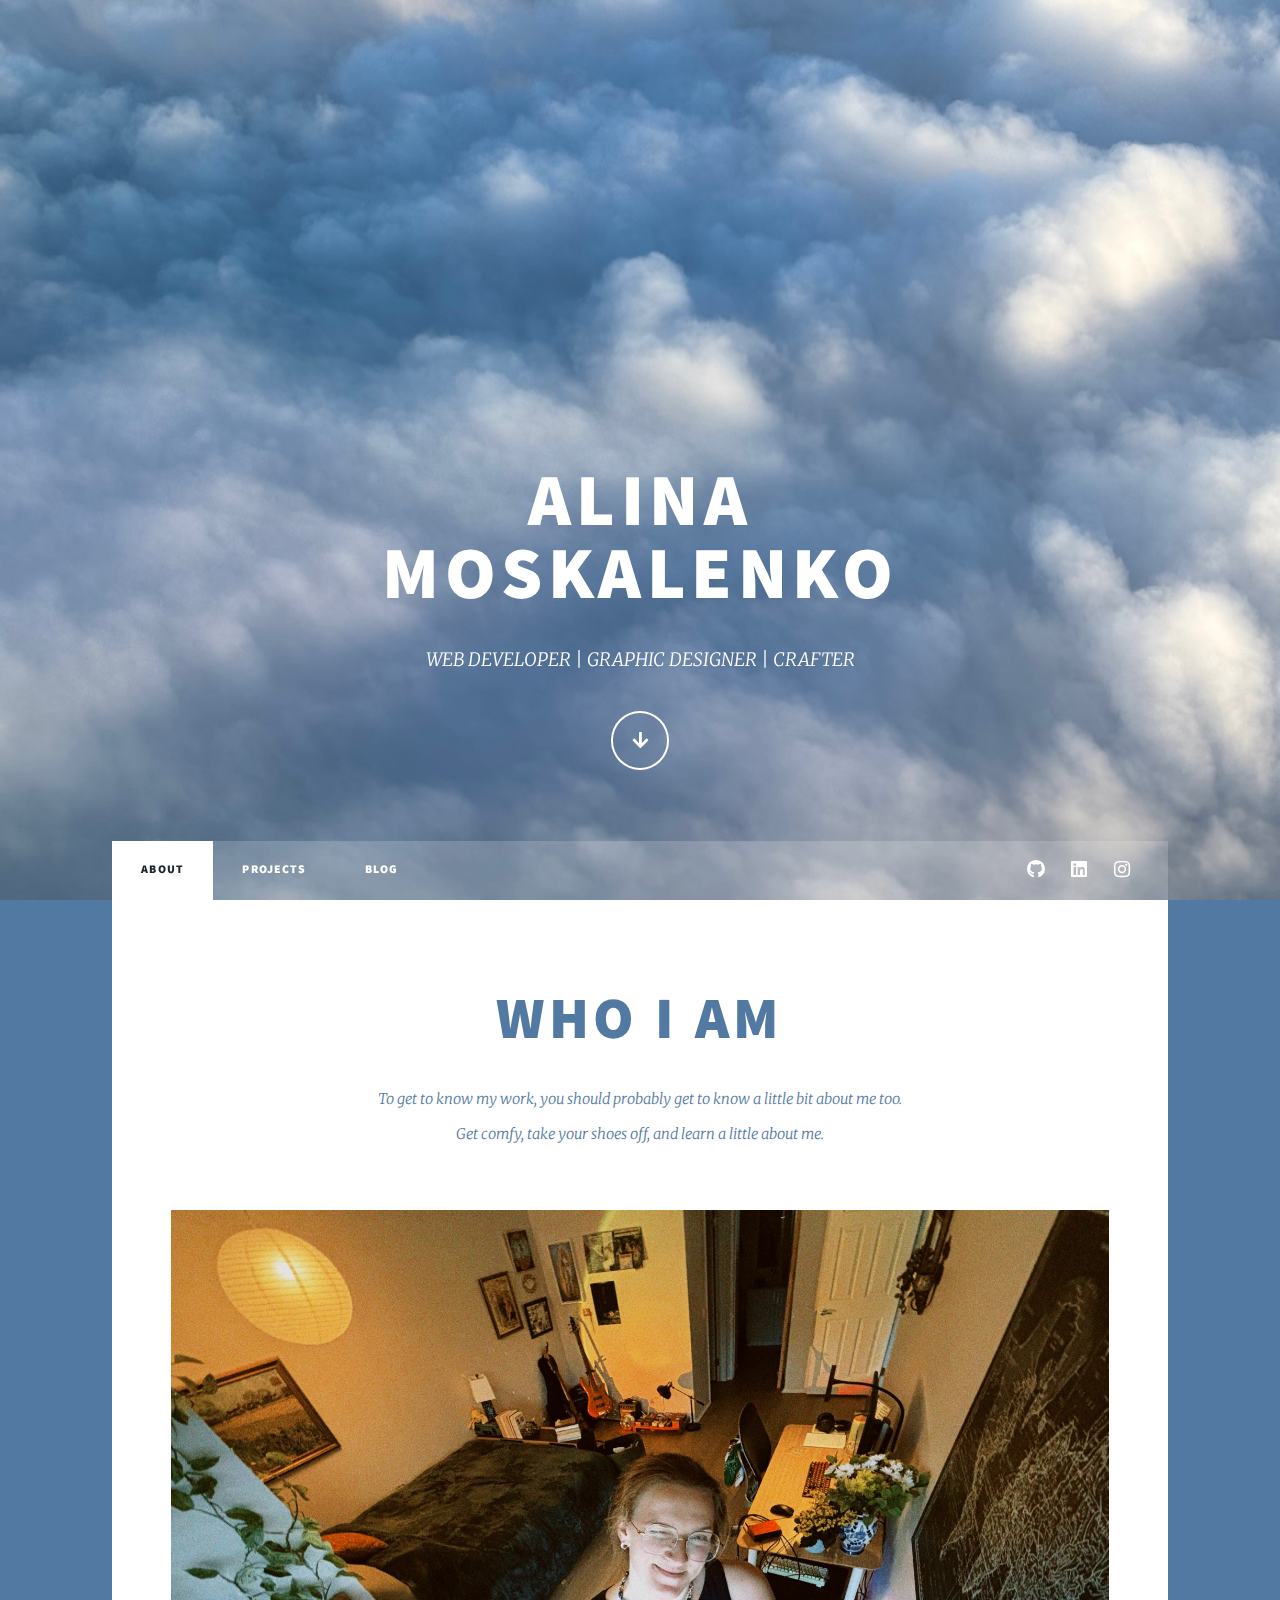
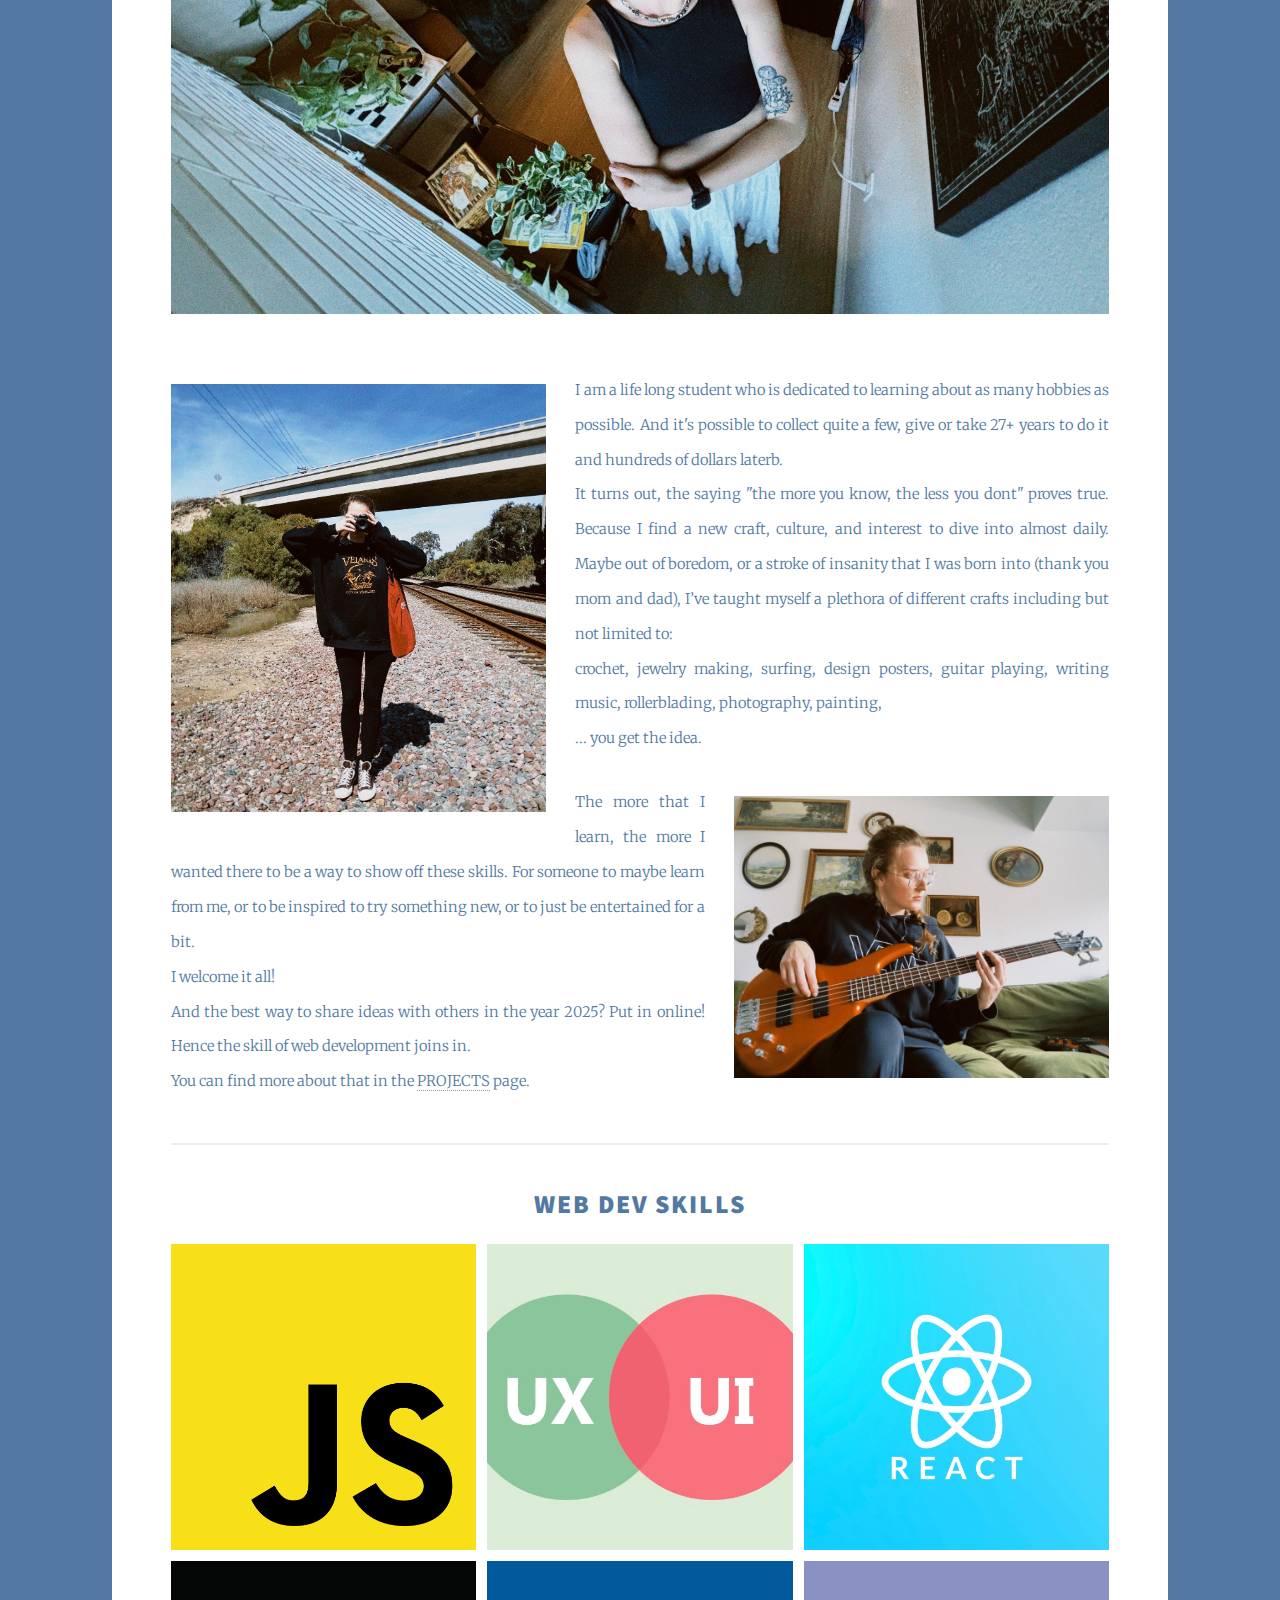
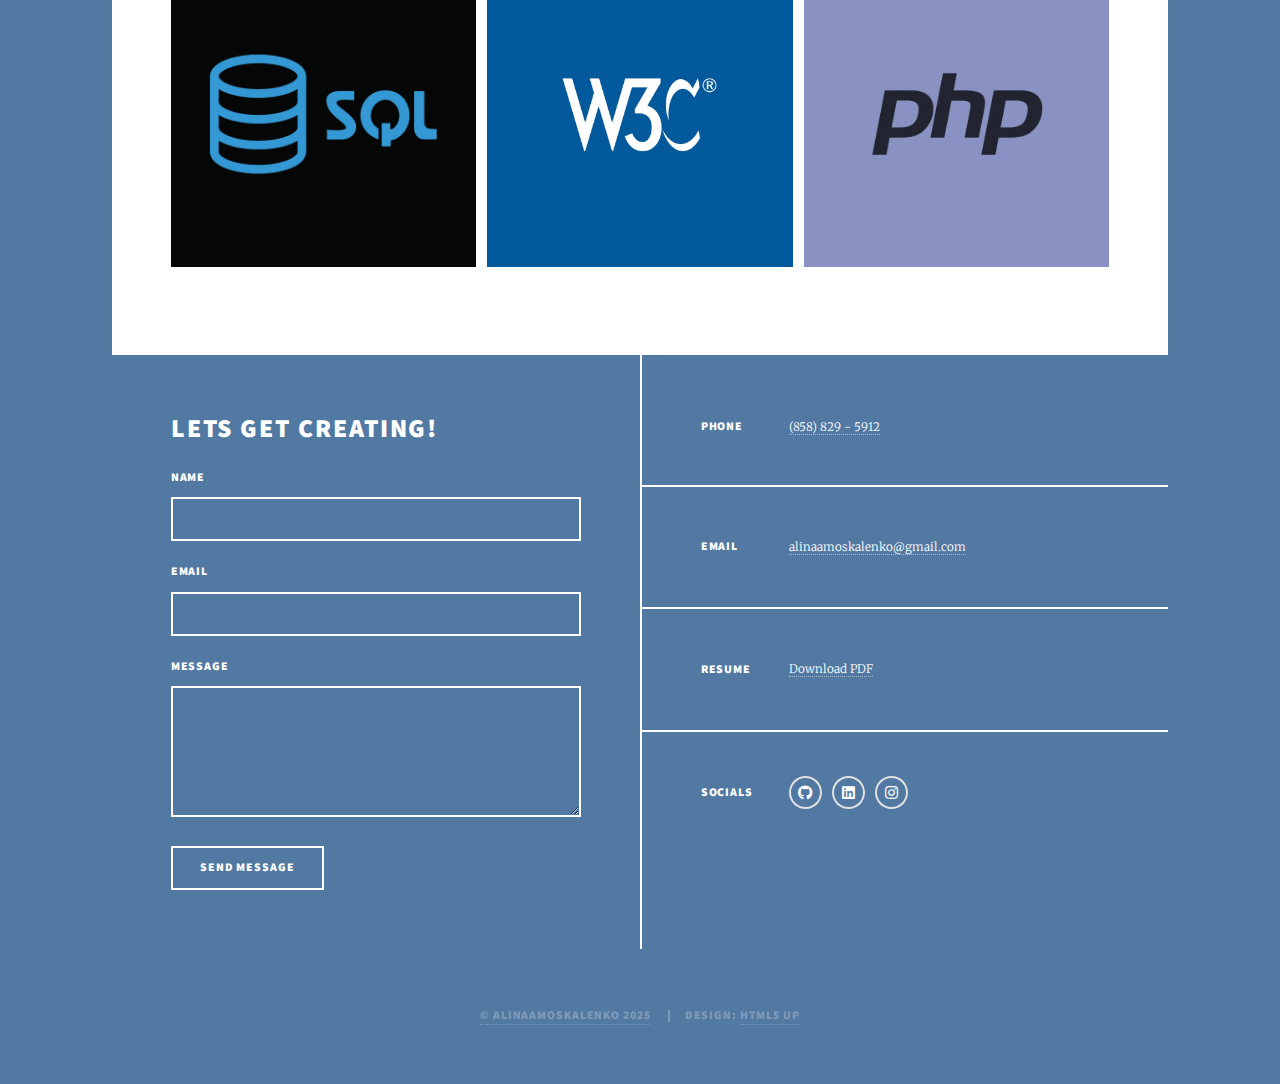
<file: index.html>
<!DOCTYPE html>
<html>
  <head>
    <title>Portfolio by AAM</title>
    <meta charset="utf-8" />
    <meta
      name="viewport"
      content="width=device-width, initial-scale=1, user-scalable=no"
    />
    <link rel="stylesheet" href="assets/css/main.css" />
    <noscript
      ><link rel="stylesheet" href="assets/css/noscript.css"
    /></noscript>
  </head>
  <body class="is-preload">
    <!-- Wrapper -->
    <div id="wrapper" class="fade-in">
      <!-- Intro -->
      <div id="intro">
        <h1>
          ALINA<br />
          MOSKALENKO
        </h1>
        <p>WEB DEVELOPER | GRAPHIC DESIGNER | CRAFTER</p>

        <ul class="actions">
          <li>
            <a
              href="#header"
              class="button icon solid solo fa-arrow-down scrolly"
              >Continue</a
            >
          </li>
        </ul>
      </div>

      <!-- Header -->
      <header id="header">
        <a href="index.html" class="logo">AAM</a>
      </header>

      <!-- Nav -->
      <nav id="nav">
        <ul class="links">
          <li class="active"><a href="index.html">ABOUT</a></li>
          <li><a href="projects.html">PROJECTS</a></li>
          <li><a href="blog.html">BLOG</a></li>
        </ul>
        <ul class="icons">
          <li>
            <a
              href="https://github.com/alina-moskalenko"
              class="icon brands fa-github"
              ><span class="label">GitHub</span></a
            >
          </li>
          <li>
            <a
              href="https://www.linkedin.com/in/alina-moskalenko-187235171/"
              class="icon brands fa-linkedin"
              ><span class="label">LinkedIn</span></a
            >
          </li>
          <li>
            <a
              href="https://www.instagram.com/jesuisunepp?utm_source=ig_web_button_share_sheet&igsh=ZDNlZDc0MzIxNw=="
              class="icon brands fa-instagram"
              ><span class="label">Instagram</span></a
            >
          </li>
        </ul>
      </nav>

      <!-- Main -->
      <div id="main">
        <!-- Featured Post -->
        <article class="post featured">
          <header class="major">
            <h2>
              <a href="#">WHO I AM</a>
            </h2>
            <p>
              To get to know my work, you should probably get to know a little
              bit about me too. <br>
			  Get comfy, take your shoes off, and learn a little about me.
            </p>
          </header>
          <a href="#" class="image main"
            ><img src="images/classicu 2025-05-01 191534.279.JPG" alt=""
          /></a>

			<p>
			<span class="image left"><img src="images/classicu 2025-02-15 114724.722.JPG" alt="" />
			</span>
				I am a life long student who is dedicated to learning about as many hobbies as possible. And it's possible to collect quite a few, give or take 27+ years to do it and hundreds of dollars laterb. <br>
				It turns out, the saying "the more you know, the less you dont" proves true. Because I find a new craft, culture, and interest to dive into almost daily.
				Maybe out of boredom, or a stroke of insanity that I was born into (thank you mom and dad), I’ve taught myself a plethora of different crafts including
				but not limited to: <br>
				crochet, jewelry making, surfing, design posters, guitar playing, writing music, rollerblading, photography, painting, <br>
				... you get the idea.</p>
			<p>
			<span class="image right"><img src="images/classicu 2025-05-08 121415.371.JPG" alt="" /></span>
				The more that I learn, the more I wanted there to be a way to show off these skills.
				For someone to maybe learn from me, or to be inspired to try something new, or to just be entertained for a bit. <br>
				I welcome it all! <br>
				And the best way to share ideas with others in the year 2025? Put in online!
				Hence the skill of web development joins in. <br>
				You can find more about that in the <a href="projects.html" underlined>PROJECTS</a> page.</p>

		  <hr />
				
        <!-- Skills -->
			<h2>Web Dev Skills</h2>
					<div class="box alt">
						<div class="row gtr-50 gtr-uniform">
						<div class="col-4"><span class="image fit"><img src="images/js.PNG" alt="" /></span></div>
						<div class="col-4"><span class="image fit"><img src="images/uxui.jpg" alt="" /></span></div>
						<div class="col-4"><span class="image fit"><img src="images/react.jpg" alt="" /></span></div>
						<!-- Break -->
						<div class="col-4"><span class="image fit"><img src="images/sql.JPG" alt="" /></span></div>
						<div class="col-4"><span class="image fit"><img src="images/w3c.jpg" alt="" /></span></div>
						<div class="col-4"><span class="image fit"><img src="images/php.jpg" alt="" /></span></div>
						</div>
				</div>
			</div>
		</article>

      <!-- Footer -->
      <footer id="footer">
        <section>
			<h2>Lets Get Creating!</h2>
          <form method="post" action="#">
            <div class="fields">
              <div class="field">
                <label for="name">Name</label>
                <input type="text" name="name" id="name" />
              </div>
              <div class="field">
                <label for="email">Email</label>
                <input type="text" name="email" id="email" />
              </div>
              <div class="field">
                <label for="message">Message</label>
                <textarea name="message" id="message" rows="3"></textarea>
              </div>
            </div>
            <ul class="actions">
              <li><input type="submit" value="Send Message" /></li>
            </ul>
          </form>
        </section>
        <section class="split contact">
          <section>
            <h3>Phone</h3>
            <p><a href="#">(858) 829 - 5912</a></p>
          </section>
          <section>
            <h3>Email</h3>
            <p><a href="#">alinaamoskalenko@gmail.com</a></p>
          </section>
		  <section>
            <h3>Resume</h3>
            <p><a href="#">Download PDF</a></p>
          </section>
          <section>
            <h3>Socials</h3>
            <ul class="icons alt">
				<li>
					<a
					href="https://github.com/alina-moskalenko"
					class="icon brands fa-github"
					><span class="label">GitHub</span></a
					>
				</li>
				<li>
					<a
					href="https://www.linkedin.com/in/alina-moskalenko-187235171/"
					class="icon brands fa-linkedin"
					><span class="label">LinkedIn</span></a
					>
				</li>
				<li>
					<a
					href="https://www.instagram.com/jesuisunepp?utm_source=ig_web_button_share_sheet&igsh=ZDNlZDc0MzIxNw=="
					class="icon brands fa-instagram"
					><span class="label">Instagram</span></a
					>
				</li>
            </ul>
          </section>
        </section>
      </footer>

      <!-- Copyright -->
      <div id="copyright">
        <ul>
          <li><a href="www.alinaamoskalenko.com">&copy; ALINAAMOSKALENKO 2025</a></li>
          <li>Design: <a href="https://html5up.net">HTML5 UP</a></li>
        </ul>
      </div>
    </div>

    <!-- Scripts -->
    <script src="assets/js/jquery.min.js"></script>
    <script src="assets/js/jquery.scrollex.min.js"></script>
    <script src="assets/js/jquery.scrolly.min.js"></script>
    <script src="assets/js/browser.min.js"></script>
    <script src="assets/js/breakpoints.min.js"></script>
    <script src="assets/js/util.js"></script>
    <script src="assets/js/main.js"></script>
  </body>
</html>
</file>
<file: assets/css/main.css>
@import url(fontawesome-all.min.css);
@import url('https://fonts.googleapis.com/css?family=Merriweather:300,700,300italic,700italic|Source+Sans+Pro:900');

/*
	Massively by HTML5 UP
	html5up.net | @ajlkn
	Free for personal and commercial use under the CCA 3.0 license (html5up.net/license)
*/

html,
body,
div,
span,
applet,
object,
iframe,
h1,
h2,
h3,
h4,
h5,
h6,
p,
blockquote,
pre,
a,
abbr,
acronym,
address,
big,
cite,
code,
del,
dfn,
em,
img,
ins,
kbd,
q,
s,
samp,
small,
strike,
strong,
sub,
sup,
tt,
var,
b,
u,
i,
center,
dl,
dt,
dd,
ol,
ul,
li,
fieldset,
form,
label,
legend,
table,
caption,
tbody,
tfoot,
thead,
tr,
th,
td,
article,
aside,
canvas,
details,
embed,
figure,
figcaption,
footer,
header,
hgroup,
menu,
nav,
output,
ruby,
section,
summary,
time,
mark,
audio,
video {
  margin: 0;
  padding: 0;
  border: 0;
  font-size: 100%;
  font: inherit;
  vertical-align: baseline;
}

article,
aside,
details,
figcaption,
figure,
footer,
header,
hgroup,
menu,
nav,
section {
  display: block;
}

body {
  line-height: 1;
}

ol,
ul {
  list-style: none;
}

blockquote,
q {
  quotes: none;
}

blockquote:before,
blockquote:after,
q:before,
q:after {
  content: '';
  content: none;
}

table {
  border-collapse: collapse;
  border-spacing: 0;
}

body {
  -webkit-text-size-adjust: none;
}

mark {
  background-color: transparent;
  color: inherit;
}

input::-moz-focus-inner {
  border: 0;
  padding: 0;
}

input,
select,
textarea {
  -moz-appearance: none;
  -webkit-appearance: none;
  -ms-appearance: none;
  appearance: none;
}

/* Basic */

@-ms-viewport {
  width: device-width;
}

body {
  -ms-overflow-style: scrollbar;
}

@media screen and (max-width: 480px) {
  html,
  body {
    min-width: 320px;
  }
}

html {
  box-sizing: border-box;
}

*,
*:before,
*:after {
  box-sizing: inherit;
}

body {
  background-color: #5279a2;
}

body.is-preload *,
body.is-preload *:before,
body.is-preload *:after {
  -moz-animation: none !important;
  -webkit-animation: none !important;
  -ms-animation: none !important;
  animation: none !important;
  -moz-transition: none !important;
  -webkit-transition: none !important;
  -ms-transition: none !important;
  transition: none !important;
}

/* Type */

html {
  font-size: 16pt;
}

@media screen and (max-width: 1680px) {
  html {
    font-size: 12pt;
  }
}

@media screen and (max-width: 1280px) {
  html {
    font-size: 11pt;
  }
}

@media screen and (max-width: 360px) {
  html {
    font-size: 10pt;
  }
}

body {
  color: #5279a2;
}

body,
input,
select,
textarea {
  font-family: 'Merriweather', Georgia, serif;
  font-weight: 300;
  font-size: 1rem;
  line-height: 2.375;
}

a {
  -moz-transition: color 0.2s ease-in-out, background-color 0.2s ease-in-out,
    border-color 0.2s ease-in-out, box-shadow 0.2s ease-in-out;
  -webkit-transition: color 0.2s ease-in-out, background-color 0.2s ease-in-out,
    border-color 0.2s ease-in-out, box-shadow 0.2s ease-in-out;
  -ms-transition: color 0.2s ease-in-out, background-color 0.2s ease-in-out,
    border-color 0.2s ease-in-out, box-shadow 0.2s ease-in-out;
  transition: color 0.2s ease-in-out, background-color 0.2s ease-in-out,
    border-color 0.2s ease-in-out, box-shadow 0.2s ease-in-out;
  border-bottom: dotted 1px;
  text-decoration: none;
}

a:hover {
  border-bottom-color: transparent;
}

strong,
b {
  font-weight: 600;
}

em,
i {
  font-style: italic;
}

p {
  text-align: justify;
  margin: 0 0 2rem 0;
}

h1,
h2,
h3,
h4,
h5,
h6 {
  font-family: 'Source Sans Pro', Helvetica, sans-serif;
  font-weight: 900;
  line-height: 1.5;
  letter-spacing: 0.075em;
  text-transform: uppercase;
  margin: 0 0 1rem 0;
}

h1 a,
h2 a,
h3 a,
h4 a,
h5 a,
h6 a {
  border-bottom: 0;
  color: inherit;
  text-decoration: none;
}

h1 {
  font-size: 4rem;
  line-height: 1.1;
  margin: 0 0 2rem 0;
}

h2 {
  font-size: 1.75rem;
  line-height: 1.3;
  margin: 0 0 1.5rem 0;
}

h3 {
  font-size: 1.25rem;
  margin: 0 0 1.5rem 0;
}

h4 {
  font-size: 1rem;
}

h5 {
  font-size: 0.9rem;
}

h6 {
  font-size: 0.8rem;
}

sub {
  font-size: 0.8rem;
  position: relative;
  top: 0.5rem;
}

sup {
  font-size: 0.8rem;
  position: relative;
  top: -0.5rem;
}

blockquote {
  border-left: solid 4px;
  font-style: italic;
  margin: 0 0 2rem 0;
  padding: 0.5rem 0 0.5rem 2rem;
}

code {
  border: solid 2px;
  font-family: 'Courier New', monospace;
  font-size: 0.9rem;
  margin: 0 0.25rem;
  padding: 0.25rem 0.65rem;
}

pre {
  -webkit-overflow-scrolling: touch;
  font-family: 'Courier New', monospace;
  font-size: 0.9rem;
  margin: 0 0 2rem 0;
}

pre code {
  display: block;
  line-height: 1.75;
  padding: 1rem 1.5rem;
  overflow-x: auto;
}

hr {
  border: 0;
  border-bottom: solid 2px;
  margin: 3rem 0;
}

hr.major {
  margin: 5rem 0;
}

.align-left {
  text-align: left;
}

.align-center {
  text-align: center;
}

.align-right {
  text-align: right;
}

input,
select,
textarea {
  color: #212931;
}

a {
  color: #5279a2;
  border-bottom-color: rgba(33, 41, 49, 0.5);
}

a:hover {
  border-bottom-color: transparent;
  color: #18bfef !important;
}

strong,
b {
  color: #5279a2;
}

h1,
h2,
h3,
h4,
h5,
h6 {
  color: #5279a2;
}

blockquote {
  border-left-color: #eeeeee;
}

code {
  background: rgba(220, 220, 220, 0.25);
  border-color: #eeeeee;
}

hr {
  border-bottom-color: #eeeeee;
}

/* Row */

.row {
  display: flex;
  flex-wrap: wrap;
  box-sizing: border-box;
  align-items: stretch;
}

.row > * {
  box-sizing: border-box;
}

.row.gtr-uniform > * > :last-child {
  margin-bottom: 0;
}

.row.aln-left {
  justify-content: flex-start;
}

.row.aln-center {
  justify-content: center;
}

.row.aln-right {
  justify-content: flex-end;
}

.row.aln-top {
  align-items: flex-start;
}

.row.aln-middle {
  align-items: center;
}

.row.aln-bottom {
  align-items: flex-end;
}

.row > .imp {
  order: -1;
}

.row > .col-1 {
  width: 8.33333%;
}

.row > .off-1 {
  margin-left: 8.33333%;
}

.row > .col-2 {
  width: 16.66667%;
}

.row > .off-2 {
  margin-left: 16.66667%;
}

.row > .col-3 {
  width: 25%;
}

.row > .off-3 {
  margin-left: 25%;
}

.row > .col-4 {
  width: 33.33333%;
}

.row > .off-4 {
  margin-left: 33.33333%;
}

.row > .col-5 {
  width: 41.66667%;
}

.row > .off-5 {
  margin-left: 41.66667%;
}

.row > .col-6 {
  width: 50%;
}

.row > .off-6 {
  margin-left: 50%;
}

.row > .col-7 {
  width: 58.33333%;
}

.row > .off-7 {
  margin-left: 58.33333%;
}

.row > .col-8 {
  width: 66.66667%;
}

.row > .off-8 {
  margin-left: 66.66667%;
}

.row > .col-9 {
  width: 75%;
}

.row > .off-9 {
  margin-left: 75%;
}

.row > .col-10 {
  width: 83.33333%;
}

.row > .off-10 {
  margin-left: 83.33333%;
}

.row > .col-11 {
  width: 91.66667%;
}

.row > .off-11 {
  margin-left: 91.66667%;
}

.row > .col-12 {
  width: 100%;
}

.row > .off-12 {
  margin-left: 100%;
}

.row.gtr-0 {
  margin-top: 0;
  margin-left: 0rem;
}

.row.gtr-0 > * {
  padding: 0 0 0 0rem;
}

.row.gtr-0.gtr-uniform {
  margin-top: 0rem;
}

.row.gtr-0.gtr-uniform > * {
  padding-top: 0rem;
}

.row.gtr-25 {
  margin-top: 0;
  margin-left: -0.375rem;
}

.row.gtr-25 > * {
  padding: 0 0 0 0.375rem;
}

.row.gtr-25.gtr-uniform {
  margin-top: -0.375rem;
}

.row.gtr-25.gtr-uniform > * {
  padding-top: 0.375rem;
}

.row.gtr-50 {
  margin-top: 0;
  margin-left: -0.75rem;
}

.row.gtr-50 > * {
  padding: 0 0 0 0.75rem;
}

.row.gtr-50.gtr-uniform {
  margin-top: -0.75rem;
}

.row.gtr-50.gtr-uniform > * {
  padding-top: 0.75rem;
}

.row {
  margin-top: 0;
  margin-left: -1.5rem;
}

.row > * {
  padding: 0 0 0 1.5rem;
}

.row.gtr-uniform {
  margin-top: -1.5rem;
}

.row.gtr-uniform > * {
  padding-top: 1.5rem;
}

.row.gtr-150 {
  margin-top: 0;
  margin-left: -2.25rem;
}

.row.gtr-150 > * {
  padding: 0 0 0 2.25rem;
}

.row.gtr-150.gtr-uniform {
  margin-top: -2.25rem;
}

.row.gtr-150.gtr-uniform > * {
  padding-top: 2.25rem;
}

.row.gtr-200 {
  margin-top: 0;
  margin-left: -3rem;
}

.row.gtr-200 > * {
  padding: 0 0 0 3rem;
}

.row.gtr-200.gtr-uniform {
  margin-top: -3rem;
}

.row.gtr-200.gtr-uniform > * {
  padding-top: 3rem;
}

@media screen and (max-width: 1680px) {
  .row {
    display: flex;
    flex-wrap: wrap;
    box-sizing: border-box;
    align-items: stretch;
  }

  .row > * {
    box-sizing: border-box;
  }

  .row.gtr-uniform > * > :last-child {
    margin-bottom: 0;
  }

  .row.aln-left {
    justify-content: flex-start;
  }

  .row.aln-center {
    justify-content: center;
  }

  .row.aln-right {
    justify-content: flex-end;
  }

  .row.aln-top {
    align-items: flex-start;
  }

  .row.aln-middle {
    align-items: center;
  }

  .row.aln-bottom {
    align-items: flex-end;
  }

  .row > .imp-xlarge {
    order: -1;
  }

  .row > .col-1-xlarge {
    width: 8.33333%;
  }

  .row > .off-1-xlarge {
    margin-left: 8.33333%;
  }

  .row > .col-2-xlarge {
    width: 16.66667%;
  }

  .row > .off-2-xlarge {
    margin-left: 16.66667%;
  }

  .row > .col-3-xlarge {
    width: 25%;
  }

  .row > .off-3-xlarge {
    margin-left: 25%;
  }

  .row > .col-4-xlarge {
    width: 33.33333%;
  }

  .row > .off-4-xlarge {
    margin-left: 33.33333%;
  }

  .row > .col-5-xlarge {
    width: 41.66667%;
  }

  .row > .off-5-xlarge {
    margin-left: 41.66667%;
  }

  .row > .col-6-xlarge {
    width: 50%;
  }

  .row > .off-6-xlarge {
    margin-left: 50%;
  }

  .row > .col-7-xlarge {
    width: 58.33333%;
  }

  .row > .off-7-xlarge {
    margin-left: 58.33333%;
  }

  .row > .col-8-xlarge {
    width: 66.66667%;
  }

  .row > .off-8-xlarge {
    margin-left: 66.66667%;
  }

  .row > .col-9-xlarge {
    width: 75%;
  }

  .row > .off-9-xlarge {
    margin-left: 75%;
  }

  .row > .col-10-xlarge {
    width: 83.33333%;
  }

  .row > .off-10-xlarge {
    margin-left: 83.33333%;
  }

  .row > .col-11-xlarge {
    width: 91.66667%;
  }

  .row > .off-11-xlarge {
    margin-left: 91.66667%;
  }

  .row > .col-12-xlarge {
    width: 100%;
  }

  .row > .off-12-xlarge {
    margin-left: 100%;
  }

  .row.gtr-0 {
    margin-top: 0;
    margin-left: 0rem;
  }

  .row.gtr-0 > * {
    padding: 0 0 0 0rem;
  }

  .row.gtr-0.gtr-uniform {
    margin-top: 0rem;
  }

  .row.gtr-0.gtr-uniform > * {
    padding-top: 0rem;
  }

  .row.gtr-25 {
    margin-top: 0;
    margin-left: -0.375rem;
  }

  .row.gtr-25 > * {
    padding: 0 0 0 0.375rem;
  }

  .row.gtr-25.gtr-uniform {
    margin-top: -0.375rem;
  }

  .row.gtr-25.gtr-uniform > * {
    padding-top: 0.375rem;
  }

  .row.gtr-50 {
    margin-top: 0;
    margin-left: -0.75rem;
  }

  .row.gtr-50 > * {
    padding: 0 0 0 0.75rem;
  }

  .row.gtr-50.gtr-uniform {
    margin-top: -0.75rem;
  }

  .row.gtr-50.gtr-uniform > * {
    padding-top: 0.75rem;
  }

  .row {
    margin-top: 0;
    margin-left: -1.5rem;
  }

  .row > * {
    padding: 0 0 0 1.5rem;
  }

  .row.gtr-uniform {
    margin-top: -1.5rem;
  }

  .row.gtr-uniform > * {
    padding-top: 1.5rem;
  }

  .row.gtr-150 {
    margin-top: 0;
    margin-left: -2.25rem;
  }

  .row.gtr-150 > * {
    padding: 0 0 0 2.25rem;
  }

  .row.gtr-150.gtr-uniform {
    margin-top: -2.25rem;
  }

  .row.gtr-150.gtr-uniform > * {
    padding-top: 2.25rem;
  }

  .row.gtr-200 {
    margin-top: 0;
    margin-left: -3rem;
  }

  .row.gtr-200 > * {
    padding: 0 0 0 3rem;
  }

  .row.gtr-200.gtr-uniform {
    margin-top: -3rem;
  }

  .row.gtr-200.gtr-uniform > * {
    padding-top: 3rem;
  }
}

@media screen and (max-width: 1280px) {
  .row {
    display: flex;
    flex-wrap: wrap;
    box-sizing: border-box;
    align-items: stretch;
  }

  .row > * {
    box-sizing: border-box;
  }

  .row.gtr-uniform > * > :last-child {
    margin-bottom: 0;
  }

  .row.aln-left {
    justify-content: flex-start;
  }

  .row.aln-center {
    justify-content: center;
  }

  .row.aln-right {
    justify-content: flex-end;
  }

  .row.aln-top {
    align-items: flex-start;
  }

  .row.aln-middle {
    align-items: center;
  }

  .row.aln-bottom {
    align-items: flex-end;
  }

  .row > .imp-large {
    order: -1;
  }

  .row > .col-1-large {
    width: 8.33333%;
  }

  .row > .off-1-large {
    margin-left: 8.33333%;
  }

  .row > .col-2-large {
    width: 16.66667%;
  }

  .row > .off-2-large {
    margin-left: 16.66667%;
  }

  .row > .col-3-large {
    width: 25%;
  }

  .row > .off-3-large {
    margin-left: 25%;
  }

  .row > .col-4-large {
    width: 33.33333%;
  }

  .row > .off-4-large {
    margin-left: 33.33333%;
  }

  .row > .col-5-large {
    width: 41.66667%;
  }

  .row > .off-5-large {
    margin-left: 41.66667%;
  }

  .row > .col-6-large {
    width: 50%;
  }

  .row > .off-6-large {
    margin-left: 50%;
  }

  .row > .col-7-large {
    width: 58.33333%;
  }

  .row > .off-7-large {
    margin-left: 58.33333%;
  }

  .row > .col-8-large {
    width: 66.66667%;
  }

  .row > .off-8-large {
    margin-left: 66.66667%;
  }

  .row > .col-9-large {
    width: 75%;
  }

  .row > .off-9-large {
    margin-left: 75%;
  }

  .row > .col-10-large {
    width: 83.33333%;
  }

  .row > .off-10-large {
    margin-left: 83.33333%;
  }

  .row > .col-11-large {
    width: 91.66667%;
  }

  .row > .off-11-large {
    margin-left: 91.66667%;
  }

  .row > .col-12-large {
    width: 100%;
  }

  .row > .off-12-large {
    margin-left: 100%;
  }

  .row.gtr-0 {
    margin-top: 0;
    margin-left: 0rem;
  }

  .row.gtr-0 > * {
    padding: 0 0 0 0rem;
  }

  .row.gtr-0.gtr-uniform {
    margin-top: 0rem;
  }

  .row.gtr-0.gtr-uniform > * {
    padding-top: 0rem;
  }

  .row.gtr-25 {
    margin-top: 0;
    margin-left: -0.375rem;
  }

  .row.gtr-25 > * {
    padding: 0 0 0 0.375rem;
  }

  .row.gtr-25.gtr-uniform {
    margin-top: -0.375rem;
  }

  .row.gtr-25.gtr-uniform > * {
    padding-top: 0.375rem;
  }

  .row.gtr-50 {
    margin-top: 0;
    margin-left: -0.75rem;
  }

  .row.gtr-50 > * {
    padding: 0 0 0 0.75rem;
  }

  .row.gtr-50.gtr-uniform {
    margin-top: -0.75rem;
  }

  .row.gtr-50.gtr-uniform > * {
    padding-top: 0.75rem;
  }

  .row {
    margin-top: 0;
    margin-left: -1.5rem;
  }

  .row > * {
    padding: 0 0 0 1.5rem;
  }

  .row.gtr-uniform {
    margin-top: -1.5rem;
  }

  .row.gtr-uniform > * {
    padding-top: 1.5rem;
  }

  .row.gtr-150 {
    margin-top: 0;
    margin-left: -2.25rem;
  }

  .row.gtr-150 > * {
    padding: 0 0 0 2.25rem;
  }

  .row.gtr-150.gtr-uniform {
    margin-top: -2.25rem;
  }

  .row.gtr-150.gtr-uniform > * {
    padding-top: 2.25rem;
  }

  .row.gtr-200 {
    margin-top: 0;
    margin-left: -3rem;
  }

  .row.gtr-200 > * {
    padding: 0 0 0 3rem;
  }

  .row.gtr-200.gtr-uniform {
    margin-top: -3rem;
  }

  .row.gtr-200.gtr-uniform > * {
    padding-top: 3rem;
  }
}

@media screen and (max-width: 980px) {
  .row {
    display: flex;
    flex-wrap: wrap;
    box-sizing: border-box;
    align-items: stretch;
  }

  .row > * {
    box-sizing: border-box;
  }

  .row.gtr-uniform > * > :last-child {
    margin-bottom: 0;
  }

  .row.aln-left {
    justify-content: flex-start;
  }

  .row.aln-center {
    justify-content: center;
  }

  .row.aln-right {
    justify-content: flex-end;
  }

  .row.aln-top {
    align-items: flex-start;
  }

  .row.aln-middle {
    align-items: center;
  }

  .row.aln-bottom {
    align-items: flex-end;
  }

  .row > .imp-medium {
    order: -1;
  }

  .row > .col-1-medium {
    width: 8.33333%;
  }

  .row > .off-1-medium {
    margin-left: 8.33333%;
  }

  .row > .col-2-medium {
    width: 16.66667%;
  }

  .row > .off-2-medium {
    margin-left: 16.66667%;
  }

  .row > .col-3-medium {
    width: 25%;
  }

  .row > .off-3-medium {
    margin-left: 25%;
  }

  .row > .col-4-medium {
    width: 33.33333%;
  }

  .row > .off-4-medium {
    margin-left: 33.33333%;
  }

  .row > .col-5-medium {
    width: 41.66667%;
  }

  .row > .off-5-medium {
    margin-left: 41.66667%;
  }

  .row > .col-6-medium {
    width: 50%;
  }

  .row > .off-6-medium {
    margin-left: 50%;
  }

  .row > .col-7-medium {
    width: 58.33333%;
  }

  .row > .off-7-medium {
    margin-left: 58.33333%;
  }

  .row > .col-8-medium {
    width: 66.66667%;
  }

  .row > .off-8-medium {
    margin-left: 66.66667%;
  }

  .row > .col-9-medium {
    width: 75%;
  }

  .row > .off-9-medium {
    margin-left: 75%;
  }

  .row > .col-10-medium {
    width: 83.33333%;
  }

  .row > .off-10-medium {
    margin-left: 83.33333%;
  }

  .row > .col-11-medium {
    width: 91.66667%;
  }

  .row > .off-11-medium {
    margin-left: 91.66667%;
  }

  .row > .col-12-medium {
    width: 100%;
  }

  .row > .off-12-medium {
    margin-left: 100%;
  }

  .row.gtr-0 {
    margin-top: 0;
    margin-left: 0rem;
  }

  .row.gtr-0 > * {
    padding: 0 0 0 0rem;
  }

  .row.gtr-0.gtr-uniform {
    margin-top: 0rem;
  }

  .row.gtr-0.gtr-uniform > * {
    padding-top: 0rem;
  }

  .row.gtr-25 {
    margin-top: 0;
    margin-left: -0.375rem;
  }

  .row.gtr-25 > * {
    padding: 0 0 0 0.375rem;
  }

  .row.gtr-25.gtr-uniform {
    margin-top: -0.375rem;
  }

  .row.gtr-25.gtr-uniform > * {
    padding-top: 0.375rem;
  }

  .row.gtr-50 {
    margin-top: 0;
    margin-left: -0.75rem;
  }

  .row.gtr-50 > * {
    padding: 0 0 0 0.75rem;
  }

  .row.gtr-50.gtr-uniform {
    margin-top: -0.75rem;
  }

  .row.gtr-50.gtr-uniform > * {
    padding-top: 0.75rem;
  }

  .row {
    margin-top: 0;
    margin-left: -1.5rem;
  }

  .row > * {
    padding: 0 0 0 1.5rem;
  }

  .row.gtr-uniform {
    margin-top: -1.5rem;
  }

  .row.gtr-uniform > * {
    padding-top: 1.5rem;
  }

  .row.gtr-150 {
    margin-top: 0;
    margin-left: -2.25rem;
  }

  .row.gtr-150 > * {
    padding: 0 0 0 2.25rem;
  }

  .row.gtr-150.gtr-uniform {
    margin-top: -2.25rem;
  }

  .row.gtr-150.gtr-uniform > * {
    padding-top: 2.25rem;
  }

  .row.gtr-200 {
    margin-top: 0;
    margin-left: -3rem;
  }

  .row.gtr-200 > * {
    padding: 0 0 0 3rem;
  }

  .row.gtr-200.gtr-uniform {
    margin-top: -3rem;
  }

  .row.gtr-200.gtr-uniform > * {
    padding-top: 3rem;
  }
}

@media screen and (max-width: 736px) {
  .row {
    display: flex;
    flex-wrap: wrap;
    box-sizing: border-box;
    align-items: stretch;
  }

  .row > * {
    box-sizing: border-box;
  }

  .row.gtr-uniform > * > :last-child {
    margin-bottom: 0;
  }

  .row.aln-left {
    justify-content: flex-start;
  }

  .row.aln-center {
    justify-content: center;
  }

  .row.aln-right {
    justify-content: flex-end;
  }

  .row.aln-top {
    align-items: flex-start;
  }

  .row.aln-middle {
    align-items: center;
  }

  .row.aln-bottom {
    align-items: flex-end;
  }

  .row > .imp-small {
    order: -1;
  }

  .row > .col-1-small {
    width: 8.33333%;
  }

  .row > .off-1-small {
    margin-left: 8.33333%;
  }

  .row > .col-2-small {
    width: 16.66667%;
  }

  .row > .off-2-small {
    margin-left: 16.66667%;
  }

  .row > .col-3-small {
    width: 25%;
  }

  .row > .off-3-small {
    margin-left: 25%;
  }

  .row > .col-4-small {
    width: 33.33333%;
  }

  .row > .off-4-small {
    margin-left: 33.33333%;
  }

  .row > .col-5-small {
    width: 41.66667%;
  }

  .row > .off-5-small {
    margin-left: 41.66667%;
  }

  .row > .col-6-small {
    width: 50%;
  }

  .row > .off-6-small {
    margin-left: 50%;
  }

  .row > .col-7-small {
    width: 58.33333%;
  }

  .row > .off-7-small {
    margin-left: 58.33333%;
  }

  .row > .col-8-small {
    width: 66.66667%;
  }

  .row > .off-8-small {
    margin-left: 66.66667%;
  }

  .row > .col-9-small {
    width: 75%;
  }

  .row > .off-9-small {
    margin-left: 75%;
  }

  .row > .col-10-small {
    width: 83.33333%;
  }

  .row > .off-10-small {
    margin-left: 83.33333%;
  }

  .row > .col-11-small {
    width: 91.66667%;
  }

  .row > .off-11-small {
    margin-left: 91.66667%;
  }

  .row > .col-12-small {
    width: 100%;
  }

  .row > .off-12-small {
    margin-left: 100%;
  }

  .row.gtr-0 {
    margin-top: 0;
    margin-left: 0rem;
  }

  .row.gtr-0 > * {
    padding: 0 0 0 0rem;
  }

  .row.gtr-0.gtr-uniform {
    margin-top: 0rem;
  }

  .row.gtr-0.gtr-uniform > * {
    padding-top: 0rem;
  }

  .row.gtr-25 {
    margin-top: 0;
    margin-left: -0.375rem;
  }

  .row.gtr-25 > * {
    padding: 0 0 0 0.375rem;
  }

  .row.gtr-25.gtr-uniform {
    margin-top: -0.375rem;
  }

  .row.gtr-25.gtr-uniform > * {
    padding-top: 0.375rem;
  }

  .row.gtr-50 {
    margin-top: 0;
    margin-left: -0.75rem;
  }

  .row.gtr-50 > * {
    padding: 0 0 0 0.75rem;
  }

  .row.gtr-50.gtr-uniform {
    margin-top: -0.75rem;
  }

  .row.gtr-50.gtr-uniform > * {
    padding-top: 0.75rem;
  }

  .row {
    margin-top: 0;
    margin-left: -1.5rem;
  }

  .row > * {
    padding: 0 0 0 1.5rem;
  }

  .row.gtr-uniform {
    margin-top: -1.5rem;
  }

  .row.gtr-uniform > * {
    padding-top: 1.5rem;
  }

  .row.gtr-150 {
    margin-top: 0;
    margin-left: -2.25rem;
  }

  .row.gtr-150 > * {
    padding: 0 0 0 2.25rem;
  }

  .row.gtr-150.gtr-uniform {
    margin-top: -2.25rem;
  }

  .row.gtr-150.gtr-uniform > * {
    padding-top: 2.25rem;
  }

  .row.gtr-200 {
    margin-top: 0;
    margin-left: -3rem;
  }

  .row.gtr-200 > * {
    padding: 0 0 0 3rem;
  }

  .row.gtr-200.gtr-uniform {
    margin-top: -3rem;
  }

  .row.gtr-200.gtr-uniform > * {
    padding-top: 3rem;
  }
}

@media screen and (max-width: 480px) {
  .row {
    display: flex;
    flex-wrap: wrap;
    box-sizing: border-box;
    align-items: stretch;
  }

  .row > * {
    box-sizing: border-box;
  }

  .row.gtr-uniform > * > :last-child {
    margin-bottom: 0;
  }

  .row.aln-left {
    justify-content: flex-start;
  }

  .row.aln-center {
    justify-content: center;
  }

  .row.aln-right {
    justify-content: flex-end;
  }

  .row.aln-top {
    align-items: flex-start;
  }

  .row.aln-middle {
    align-items: center;
  }

  .row.aln-bottom {
    align-items: flex-end;
  }

  .row > .imp-xsmall {
    order: -1;
  }

  .row > .col-1-xsmall {
    width: 8.33333%;
  }

  .row > .off-1-xsmall {
    margin-left: 8.33333%;
  }

  .row > .col-2-xsmall {
    width: 16.66667%;
  }

  .row > .off-2-xsmall {
    margin-left: 16.66667%;
  }

  .row > .col-3-xsmall {
    width: 25%;
  }

  .row > .off-3-xsmall {
    margin-left: 25%;
  }

  .row > .col-4-xsmall {
    width: 33.33333%;
  }

  .row > .off-4-xsmall {
    margin-left: 33.33333%;
  }

  .row > .col-5-xsmall {
    width: 41.66667%;
  }

  .row > .off-5-xsmall {
    margin-left: 41.66667%;
  }

  .row > .col-6-xsmall {
    width: 50%;
  }

  .row > .off-6-xsmall {
    margin-left: 50%;
  }

  .row > .col-7-xsmall {
    width: 58.33333%;
  }

  .row > .off-7-xsmall {
    margin-left: 58.33333%;
  }

  .row > .col-8-xsmall {
    width: 66.66667%;
  }

  .row > .off-8-xsmall {
    margin-left: 66.66667%;
  }

  .row > .col-9-xsmall {
    width: 75%;
  }

  .row > .off-9-xsmall {
    margin-left: 75%;
  }

  .row > .col-10-xsmall {
    width: 83.33333%;
  }

  .row > .off-10-xsmall {
    margin-left: 83.33333%;
  }

  .row > .col-11-xsmall {
    width: 91.66667%;
  }

  .row > .off-11-xsmall {
    margin-left: 91.66667%;
  }

  .row > .col-12-xsmall {
    width: 100%;
  }

  .row > .off-12-xsmall {
    margin-left: 100%;
  }

  .row.gtr-0 {
    margin-top: 0;
    margin-left: 0rem;
  }

  .row.gtr-0 > * {
    padding: 0 0 0 0rem;
  }

  .row.gtr-0.gtr-uniform {
    margin-top: 0rem;
  }

  .row.gtr-0.gtr-uniform > * {
    padding-top: 0rem;
  }

  .row.gtr-25 {
    margin-top: 0;
    margin-left: -0.375rem;
  }

  .row.gtr-25 > * {
    padding: 0 0 0 0.375rem;
  }

  .row.gtr-25.gtr-uniform {
    margin-top: -0.375rem;
  }

  .row.gtr-25.gtr-uniform > * {
    padding-top: 0.375rem;
  }

  .row.gtr-50 {
    margin-top: 0;
    margin-left: -0.75rem;
  }

  .row.gtr-50 > * {
    padding: 0 0 0 0.75rem;
  }

  .row.gtr-50.gtr-uniform {
    margin-top: -0.75rem;
  }

  .row.gtr-50.gtr-uniform > * {
    padding-top: 0.75rem;
  }

  .row {
    margin-top: 0;
    margin-left: -1.5rem;
  }

  .row > * {
    padding: 0 0 0 1.5rem;
  }

  .row.gtr-uniform {
    margin-top: -1.5rem;
  }

  .row.gtr-uniform > * {
    padding-top: 1.5rem;
  }

  .row.gtr-150 {
    margin-top: 0;
    margin-left: -2.25rem;
  }

  .row.gtr-150 > * {
    padding: 0 0 0 2.25rem;
  }

  .row.gtr-150.gtr-uniform {
    margin-top: -2.25rem;
  }

  .row.gtr-150.gtr-uniform > * {
    padding-top: 2.25rem;
  }

  .row.gtr-200 {
    margin-top: 0;
    margin-left: -3rem;
  }

  .row.gtr-200 > * {
    padding: 0 0 0 3rem;
  }

  .row.gtr-200.gtr-uniform {
    margin-top: -3rem;
  }

  .row.gtr-200.gtr-uniform > * {
    padding-top: 3rem;
  }
}

@media screen and (max-width: 360px) {
  .row {
    display: flex;
    flex-wrap: wrap;
    box-sizing: border-box;
    align-items: stretch;
  }

  .row > * {
    box-sizing: border-box;
  }

  .row.gtr-uniform > * > :last-child {
    margin-bottom: 0;
  }

  .row.aln-left {
    justify-content: flex-start;
  }

  .row.aln-center {
    justify-content: center;
  }

  .row.aln-right {
    justify-content: flex-end;
  }

  .row.aln-top {
    align-items: flex-start;
  }

  .row.aln-middle {
    align-items: center;
  }

  .row.aln-bottom {
    align-items: flex-end;
  }

  .row > .imp-xxsmall {
    order: -1;
  }

  .row > .col-1-xxsmall {
    width: 8.33333%;
  }

  .row > .off-1-xxsmall {
    margin-left: 8.33333%;
  }

  .row > .col-2-xxsmall {
    width: 16.66667%;
  }

  .row > .off-2-xxsmall {
    margin-left: 16.66667%;
  }

  .row > .col-3-xxsmall {
    width: 25%;
  }

  .row > .off-3-xxsmall {
    margin-left: 25%;
  }

  .row > .col-4-xxsmall {
    width: 33.33333%;
  }

  .row > .off-4-xxsmall {
    margin-left: 33.33333%;
  }

  .row > .col-5-xxsmall {
    width: 41.66667%;
  }

  .row > .off-5-xxsmall {
    margin-left: 41.66667%;
  }

  .row > .col-6-xxsmall {
    width: 50%;
  }

  .row > .off-6-xxsmall {
    margin-left: 50%;
  }

  .row > .col-7-xxsmall {
    width: 58.33333%;
  }

  .row > .off-7-xxsmall {
    margin-left: 58.33333%;
  }

  .row > .col-8-xxsmall {
    width: 66.66667%;
  }

  .row > .off-8-xxsmall {
    margin-left: 66.66667%;
  }

  .row > .col-9-xxsmall {
    width: 75%;
  }

  .row > .off-9-xxsmall {
    margin-left: 75%;
  }

  .row > .col-10-xxsmall {
    width: 83.33333%;
  }

  .row > .off-10-xxsmall {
    margin-left: 83.33333%;
  }

  .row > .col-11-xxsmall {
    width: 91.66667%;
  }

  .row > .off-11-xxsmall {
    margin-left: 91.66667%;
  }

  .row > .col-12-xxsmall {
    width: 100%;
  }

  .row > .off-12-xxsmall {
    margin-left: 100%;
  }

  .row.gtr-0 {
    margin-top: 0;
    margin-left: 0rem;
  }

  .row.gtr-0 > * {
    padding: 0 0 0 0rem;
  }

  .row.gtr-0.gtr-uniform {
    margin-top: 0rem;
  }

  .row.gtr-0.gtr-uniform > * {
    padding-top: 0rem;
  }

  .row.gtr-25 {
    margin-top: 0;
    margin-left: -0.375rem;
  }

  .row.gtr-25 > * {
    padding: 0 0 0 0.375rem;
  }

  .row.gtr-25.gtr-uniform {
    margin-top: -0.375rem;
  }

  .row.gtr-25.gtr-uniform > * {
    padding-top: 0.375rem;
  }

  .row.gtr-50 {
    margin-top: 0;
    margin-left: -0.75rem;
  }

  .row.gtr-50 > * {
    padding: 0 0 0 0.75rem;
  }

  .row.gtr-50.gtr-uniform {
    margin-top: -0.75rem;
  }

  .row.gtr-50.gtr-uniform > * {
    padding-top: 0.75rem;
  }

  .row {
    margin-top: 0;
    margin-left: -1.5rem;
  }

  .row > * {
    padding: 0 0 0 1.5rem;
  }

  .row.gtr-uniform {
    margin-top: -1.5rem;
  }

  .row.gtr-uniform > * {
    padding-top: 1.5rem;
  }

  .row.gtr-150 {
    margin-top: 0;
    margin-left: -2.25rem;
  }

  .row.gtr-150 > * {
    padding: 0 0 0 2.25rem;
  }

  .row.gtr-150.gtr-uniform {
    margin-top: -2.25rem;
  }

  .row.gtr-150.gtr-uniform > * {
    padding-top: 2.25rem;
  }

  .row.gtr-200 {
    margin-top: 0;
    margin-left: -3rem;
  }

  .row.gtr-200 > * {
    padding: 0 0 0 3rem;
  }

  .row.gtr-200.gtr-uniform {
    margin-top: -3rem;
  }

  .row.gtr-200.gtr-uniform > * {
    padding-top: 3rem;
  }
}

/* Box */

.box {
  border: solid 2px;
  margin-bottom: 2rem;
  padding: 1.5rem;
}

.box > :last-child,
.box > :last-child > :last-child,
.box > :last-child > :last-child > :last-child {
  margin-bottom: 0;
}

.box.alt {
  border: 0;
  border-radius: 0;
  padding: 0;
}

.box {
  border-color: #eeeeee;
}

/* Button */

input[type='submit'],
input[type='reset'],
input[type='button'],
button,
.button {
  -moz-appearance: none;
  -webkit-appearance: none;
  -ms-appearance: none;
  appearance: none;
  -moz-transition: background-color 0.2s ease-in-out,
    box-shadow 0.2s ease-in-out, color 0.2s ease-in-out;
  -webkit-transition: background-color 0.2s ease-in-out,
    box-shadow 0.2s ease-in-out, color 0.2s ease-in-out;
  -ms-transition: background-color 0.2s ease-in-out, box-shadow 0.2s ease-in-out,
    color 0.2s ease-in-out;
  transition: background-color 0.2s ease-in-out, box-shadow 0.2s ease-in-out,
    color 0.2s ease-in-out;
  border: 0;
  border-radius: 0;
  cursor: pointer;
  display: inline-block;
  font-family: 'Source Sans Pro', Helvetica, sans-serif;
  font-size: 0.8rem;
  font-weight: 900;
  letter-spacing: 0.075em;
  height: 3rem;
  line-height: 3rem;
  padding: 0 2rem;
  text-align: center;
  text-decoration: none;
  text-transform: uppercase;
  white-space: nowrap;
}

input[type='submit'].icon:before,
input[type='reset'].icon:before,
input[type='button'].icon:before,
button.icon:before,
.button.icon:before {
  margin-right: 0.5rem;
}

input[type='submit'].icon.solo,
input[type='reset'].icon.solo,
input[type='button'].icon.solo,
button.icon.solo,
.button.icon.solo {
  position: relative;
  width: 4rem;
  height: 4rem;
  line-height: 4rem;
  border-radius: 4rem;
  text-indent: 4rem;
  overflow: hidden;
  padding: 0;
  white-space: nowrap;
}

input[type='submit'].icon.solo:before,
input[type='reset'].icon.solo:before,
input[type='button'].icon.solo:before,
button.icon.solo:before,
.button.icon.solo:before {
  position: absolute;
  display: block;
  top: 0;
  left: 0;
  width: inherit;
  height: inherit;
  line-height: inherit;
  font-size: 1.25rem;
  margin-right: 0;
  text-align: center;
  text-indent: 0;
}

input[type='submit'].fit,
input[type='reset'].fit,
input[type='button'].fit,
button.fit,
.button.fit {
  width: 100%;
}

input[type='submit'].small,
input[type='reset'].small,
input[type='button'].small,
button.small,
.button.small {
  font-size: 0.7rem;
  height: 2.5rem;
  line-height: 2.5rem;
  padding: 0 1.5rem;
}

input[type='submit'].large,
input[type='reset'].large,
input[type='button'].large,
button.large,
.button.large {
  font-size: 0.9rem;
  height: 3.5rem;
  line-height: 3.5rem;
  padding: 0 2.75rem;
}

@media screen and (max-width: 980px) {
  input[type='submit'],
  input[type='reset'],
  input[type='button'],
  button,
  .button {
    font-size: 0.9rem;
    height: 3.25rem;
    line-height: 3.25rem;
  }

  input[type='submit'].large,
  input[type='reset'].large,
  input[type='button'].large,
  button.large,
  .button.large {
    font-size: 1rem;
    height: 3.75rem;
    line-height: 3.75rem;
  }
}

input[type='submit'].disabled,
input[type='submit']:disabled,
input[type='reset'].disabled,
input[type='reset']:disabled,
input[type='button'].disabled,
input[type='button']:disabled,
button.disabled,
button:disabled,
.button.disabled,
.button:disabled {
  pointer-events: none;
  opacity: 0.25;
}

input[type='submit'],
input[type='reset'],
input[type='button'],
button,
.button {
  background-color: transparent;
  box-shadow: inset 0 0 0 2px #212931;
  color: #212931 !important;
}

input[type='submit']:hover,
input[type='reset']:hover,
input[type='button']:hover,
button:hover,
.button:hover {
  box-shadow: inset 0 0 0 2px #18bfef;
  color: #18bfef !important;
}

input[type='submit'].primary,
input[type='reset'].primary,
input[type='button'].primary,
button.primary,
.button.primary {
  background-color: #212931;
  box-shadow: none;
  color: #ffffff !important;
}

input[type='submit'].primary:hover,
input[type='reset'].primary:hover,
input[type='button'].primary:hover,
button.primary:hover,
.button.primary:hover {
  background-color: #18bfef;
}

/* Form */

form {
  margin: 0 0 2rem 0;
}

form > :last-child {
  margin-bottom: 0;
}

form > .fields {
  display: -moz-flex;
  display: -webkit-flex;
  display: -ms-flex;
  display: flex;
  -moz-flex-wrap: wrap;
  -webkit-flex-wrap: wrap;
  -ms-flex-wrap: wrap;
  flex-wrap: wrap;
  width: calc(100% + 3rem);
  margin: -1.5rem 0 2rem -1.5rem;
}

form > .fields > .field {
  -moz-flex-grow: 0;
  -webkit-flex-grow: 0;
  -ms-flex-grow: 0;
  flex-grow: 0;
  -moz-flex-shrink: 0;
  -webkit-flex-shrink: 0;
  -ms-flex-shrink: 0;
  flex-shrink: 0;
  padding: 1.5rem 0 0 1.5rem;
  width: calc(100% - 1.5rem);
}

form > .fields > .field.half {
  width: calc(50% - 0.75rem);
}

form > .fields > .field.third {
  width: calc(100% / 3 - 0.5rem);
}

form > .fields > .field.quarter {
  width: calc(25% - 0.375rem);
}

@media screen and (max-width: 480px) {
  form > .fields {
    width: calc(100% + 3rem);
    margin: -1.5rem 0 2rem -1.5rem;
  }

  form > .fields > .field {
    padding: 1.5rem 0 0 1.5rem;
    width: calc(100% - 1.5rem);
  }

  form > .fields > .field.half {
    width: calc(100% - 1.5rem);
  }

  form > .fields > .field.third {
    width: calc(100% - 1.5rem);
  }

  form > .fields > .field.quarter {
    width: calc(100% - 1.5rem);
  }
}

label {
  display: block;
  font-family: 'Source Sans Pro', Helvetica, sans-serif;
  font-weight: 900;
  line-height: 1.5;
  letter-spacing: 0.075em;
  font-size: 0.8rem;
  text-transform: uppercase;
  margin: 0 0 0.75rem 0;
}

@media screen and (max-width: 980px) {
  label {
    font-size: 0.9rem;
  }
}

input[type='text'],
input[type='password'],
input[type='email'],
select,
textarea {
  -moz-appearance: none;
  -webkit-appearance: none;
  -ms-appearance: none;
  appearance: none;
  background: transparent;
  border-radius: 0;
  border: solid 2px;
  color: inherit;
  display: block;
  outline: 0;
  padding: 0 1rem;
  text-decoration: none;
  width: 100%;
}

input[type='text']:invalid,
input[type='password']:invalid,
input[type='email']:invalid,
select:invalid,
textarea:invalid {
  box-shadow: none;
}

select {
  background-size: 1.25rem;
  background-repeat: no-repeat;
  background-position: calc(100% - 1rem) center;
  height: 3rem;
  padding-right: 3rem;
  text-overflow: ellipsis;
}

select:focus::-ms-value {
  background-color: transparent;
}

select::-ms-expand {
  display: none;
}

input[type='text'],
input[type='password'],
input[type='email'],
select {
  height: 3rem;
}

textarea {
  padding: 0.75rem 1rem;
}

input[type='checkbox'],
input[type='radio'] {
  -moz-appearance: none;
  -webkit-appearance: none;
  -ms-appearance: none;
  appearance: none;
  display: block;
  float: left;
  margin-right: -2rem;
  opacity: 0;
  width: 1rem;
  z-index: -1;
}

input[type='checkbox'] + label,
input[type='radio'] + label {
  text-decoration: none;
  cursor: pointer;
  display: inline-block;
  font-size: 1rem;
  letter-spacing: 0;
  font-family: 'Merriweather', Georgia, serif;
  text-transform: none;
  font-weight: 300;
  padding-left: 2.8rem;
  padding-right: 1rem;
  position: relative;
}

input[type='checkbox'] + label:before,
input[type='radio'] + label:before {
  -moz-osx-font-smoothing: grayscale;
  -webkit-font-smoothing: antialiased;
  display: inline-block;
  font-style: normal;
  font-variant: normal;
  text-rendering: auto;
  line-height: 1;
  text-transform: none !important;
  font-family: 'Font Awesome 5 Free';
  font-weight: 900;
}

input[type='checkbox'] + label:before,
input[type='radio'] + label:before {
  border-radius: 0;
  border: solid 2px;
  content: '';
  display: inline-block;
  font-size: 0.8rem;
  height: 1.8rem;
  left: 0;
  line-height: 1.65rem;
  position: absolute;
  text-align: center;
  top: -0.125rem;
  width: 1.8rem;
}

input[type='checkbox']:checked + label:before,
input[type='radio']:checked + label:before {
  content: '\f00c';
}

input[type='checkbox'] + label:before {
  border-radius: 0;
}

input[type='radio'] + label:before {
  border-radius: 100%;
}

::-webkit-input-placeholder {
  opacity: 1;
}

:-moz-placeholder {
  opacity: 1;
}

::-moz-placeholder {
  opacity: 1;
}

:-ms-input-placeholder {
  opacity: 1;
}

label {
  color: #212931;
}

input[type='text'],
input[type='password'],
input[type='email'],
select,
textarea {
  border-color: #eeeeee;
}

input[type='text']:focus,
input[type='password']:focus,
input[type='email']:focus,
select:focus,
textarea:focus {
  border-color: #18bfef;
}

select {
  background-image: url("data:image/svg+xml;charset=utf8,%3Csvg xmlns='http://www.w3.org/2000/svg' width='40' height='40' preserveAspectRatio='none' viewBox='0 0 40 40'%3E%3Cpath d='M9.4,12.3l10.4,10.4l10.4-10.4c0.2-0.2,0.5-0.4,0.9-0.4c0.3,0,0.6,0.1,0.9,0.4l3.3,3.3c0.2,0.2,0.4,0.5,0.4,0.9 c0,0.4-0.1,0.6-0.4,0.9L20.7,31.9c-0.2,0.2-0.5,0.4-0.9,0.4c-0.3,0-0.6-0.1-0.9-0.4L4.3,17.3c-0.2-0.2-0.4-0.5-0.4-0.9 c0-0.4,0.1-0.6,0.4-0.9l3.3-3.3c0.2-0.2,0.5-0.4,0.9-0.4S9.1,12.1,9.4,12.3z' fill='%23eeeeee' /%3E%3C/svg%3E");
}

select option {
  background-color: #ffffff;
  color: #212931;
}

.select-wrapper:before {
  color: #eeeeee;
}

input[type='checkbox'] + label,
input[type='radio'] + label {
  color: #212931;
}

input[type='checkbox'] + label:before,
input[type='radio'] + label:before {
  border-color: #eeeeee;
}

input[type='checkbox']:checked + label:before,
input[type='radio']:checked + label:before {
  background-color: #212931;
  border-color: #212931;
  color: #ffffff;
}

input[type='checkbox']:focus + label:before,
input[type='radio']:focus + label:before {
  border-color: #18bfef;
}

::-webkit-input-placeholder {
  color: #909498 !important;
}

:-moz-placeholder {
  color: #909498 !important;
}

::-moz-placeholder {
  color: #909498 !important;
}

:-ms-input-placeholder {
  color: #909498 !important;
}

.formerize-placeholder {
  color: #909498 !important;
}

/* Icon */

.icon {
  text-decoration: none;
  border-bottom: none;
  position: relative;
}

.icon:before {
  -moz-osx-font-smoothing: grayscale;
  -webkit-font-smoothing: antialiased;
  display: inline-block;
  font-style: normal;
  font-variant: normal;
  text-rendering: auto;
  line-height: 1;
  text-transform: none !important;
  font-family: 'Font Awesome 5 Free';
  font-weight: 400;
}

.icon > .label {
  display: none;
}

.icon:before {
  line-height: inherit;
}

.icon.solid:before {
  font-weight: 900;
}

.icon.brands:before {
  font-family: 'Font Awesome 5 Brands';
}

/* Image */

.image {
  border: 0;
  display: inline-block;
  position: relative;
}

.image img {
  display: block;
}

.image.left,
.image.right {
  max-width: 40%;
}

.image.left img,
.image.right img {
  width: 100%;
}

.image.left {
  float: left;
  margin: 0 2rem 2rem 0;
  top: 0.75rem;
}

.image.right {
  float: right;
  margin: 0 0 2rem 2rem;
  top: 0.75rem;
}

.image.fit {
  display: block;
  margin: 2.5rem 0;
  width: 100%;
}

.image.fit:first-child {
  margin-top: 0;
}

.image.fit img {
  width: 100%;
}

.image.main {
  display: block;
  margin: 4rem 0;
  width: 100%;
}

.image.main:first-child {
  margin-top: 0;
}

.image.main img {
  width: 100%;
}

@media screen and (max-width: 736px) {
  .image.fit {
    margin: 2rem 0;
  }

  .image.main {
    margin: 2rem 0;
  }
}

a.image {
  overflow: hidden;
}

a.image img {
  -moz-transition: -moz-transform 0.2s ease-out;
  -webkit-transition: -webkit-transform 0.2s ease-out;
  -ms-transition: -ms-transform 0.2s ease-out;
  transition: transform 0.2s ease-out;
}

a.image:hover img {
  -moz-transform: scale(1.05);
  -webkit-transform: scale(1.05);
  -ms-transform: scale(1.05);
  transform: scale(1.05);
}

/* Actions */

ul.actions {
  display: -moz-flex;
  display: -webkit-flex;
  display: -ms-flex;
  display: flex;
  cursor: default;
  list-style: none;
  margin-left: -1rem;
  padding-left: 0;
}

ul.actions li {
  padding: 0 0 0 1rem;
  vertical-align: middle;
}

ul.actions.special {
  -moz-justify-content: center;
  -webkit-justify-content: center;
  -ms-justify-content: center;
  justify-content: center;
  width: 100%;
  margin-left: 0;
}

ul.actions.special li:first-child {
  padding-left: 0;
}

ul.actions.stacked {
  -moz-flex-direction: column;
  -webkit-flex-direction: column;
  -ms-flex-direction: column;
  flex-direction: column;
  margin-left: 0;
}

ul.actions.stacked li {
  padding: 1.3rem 0 0 0;
}

ul.actions.stacked li:first-child {
  padding-top: 0;
}

ul.actions.fit {
  width: calc(100% + 1rem);
}

ul.actions.fit li {
  -moz-flex-grow: 1;
  -webkit-flex-grow: 1;
  -ms-flex-grow: 1;
  flex-grow: 1;
  -moz-flex-shrink: 1;
  -webkit-flex-shrink: 1;
  -ms-flex-shrink: 1;
  flex-shrink: 1;
  width: 100%;
}

ul.actions.fit li > * {
  width: 100%;
}

ul.actions.fit.stacked {
  width: 100%;
}

@media screen and (max-width: 480px) {
  ul.actions:not(.fixed) {
    -moz-flex-direction: column;
    -webkit-flex-direction: column;
    -ms-flex-direction: column;
    flex-direction: column;
    margin-left: 0;
    width: 100% !important;
  }

  ul.actions:not(.fixed) li {
    -moz-flex-grow: 1;
    -webkit-flex-grow: 1;
    -ms-flex-grow: 1;
    flex-grow: 1;
    -moz-flex-shrink: 1;
    -webkit-flex-shrink: 1;
    -ms-flex-shrink: 1;
    flex-shrink: 1;
    padding: 1rem 0 0 0;
    text-align: center;
    width: 100%;
  }

  ul.actions:not(.fixed) li > * {
    width: 100%;
  }

  ul.actions:not(.fixed) li:first-child {
    padding-top: 0;
  }

  ul.actions:not(.fixed) li input[type='submit'],
  ul.actions:not(.fixed) li input[type='reset'],
  ul.actions:not(.fixed) li input[type='button'],
  ul.actions:not(.fixed) li button,
  ul.actions:not(.fixed) li .button {
    width: 100%;
  }

  ul.actions:not(.fixed) li input[type='submit'].icon:before,
  ul.actions:not(.fixed) li input[type='reset'].icon:before,
  ul.actions:not(.fixed) li input[type='button'].icon:before,
  ul.actions:not(.fixed) li button.icon:before,
  ul.actions:not(.fixed) li .button.icon:before {
    margin-left: -0.5rem;
  }
}

/* Icons */

ul.icons {
  cursor: default;
  list-style: none;
  padding-left: 0;
}

ul.icons li {
  display: inline-block;
  padding: 0 0.5rem 0 0;
  vertical-align: middle;
}

ul.icons li:last-child {
  padding-right: 0;
}

ul.icons li .icon:before {
  width: 2.25rem;
  height: 2.25rem;
  line-height: 2.25rem;
  display: inline-block;
  text-align: center;
  border-radius: 100%;
  font-size: 1.25rem;
}

ul.icons.alt li .icon:before {
  -moz-transition: color 0.2s ease-in-out, background-color 0.2s ease-in-out,
    border-color 0.2s ease-in-out, box-shadow 0.2s ease-in-out;
  -webkit-transition: color 0.2s ease-in-out, background-color 0.2s ease-in-out,
    border-color 0.2s ease-in-out, box-shadow 0.2s ease-in-out;
  -ms-transition: color 0.2s ease-in-out, background-color 0.2s ease-in-out,
    border-color 0.2s ease-in-out, box-shadow 0.2s ease-in-out;
  transition: color 0.2s ease-in-out, background-color 0.2s ease-in-out,
    border-color 0.2s ease-in-out, box-shadow 0.2s ease-in-out;
  font-size: 1rem;
}

/* List */

ol {
  list-style: decimal;
  margin: 0 0 2rem 0;
  padding-left: 1.25rem;
}

ol li {
  padding-left: 0.25rem;
}

ul {
  list-style: disc;
  margin: 0 0 2rem 0;
  padding-left: 1rem;
}

ul li {
  padding-left: 0.5rem;
}

ul.divided {
  list-style: none;
  padding-left: 0;
}

ul.divided li {
  border-top: solid 1px;
  padding: 0.5rem 0;
}

ul.divided li:first-child {
  border-top: 0;
  padding-top: 0;
}

dl {
  margin: 0 0 2rem 0;
}

dl dt {
  display: block;
  font-weight: 600;
  margin: 0 0 1rem 0;
}

dl dd {
  margin-left: 2rem;
}

ul.divided li {
  border-top-color: #eeeeee;
}

ul.icons li a.icon:hover:before {
  color: #18bfef;
}

ul.icons.alt li .icon:before {
  box-shadow: inset 0 0 0 2px #eeeeee;
}

ul.icons.alt li a.icon:hover:before {
  box-shadow: inset 0 0 0 2px #18bfef;
}

/* Section/Article */

section.special,
article.special {
  text-align: center;
}

header {
  cursor: default;
}

header > .date {
  display: block;
  font-size: 0.8rem;
  height: 1;
  margin: 0 0 1rem 0;
  position: relative;
}

header > p {
  font-style: italic;
}

header > h1 + p {
  font-size: 1.1rem;
  margin-top: -0.5rem;
  line-height: 2;
}

header > h2 + p {
  font-size: 1rem;
  margin-top: -0.75rem;
}

header > h3 + p {
  font-size: 0.9rem;
  margin-top: -0.75rem;
}

header > h4 + p {
  font-size: 0.8rem;
  margin-top: -0.75rem;
}

header.major {
  margin: 0 0 4rem 0;
  text-align: center;
}

header.major > :last-child {
  margin-bottom: 0;
}

header.major > p {
  margin-top: 0;
  text-align: center;
}

header.major > .date {
  font-size: 1rem;
  margin: 0 0 4rem 0;
}

header.major > .date:before,
header.major > .date:after {
  content: '';
  display: block;
  position: absolute;
  top: 50%;
  width: calc(50% - 6rem);
  border-top: solid 2px;
}

header.major > .date:before {
  left: 0;
}

header.major > .date:after {
  right: 0;
}

@media screen and (max-width: 980px) {
  header br {
    display: none;
  }
}

@media screen and (max-width: 736px) {
  header.major {
    margin: 0 0 2rem 0;
  }
}

header.major .date:before,
header.major .date:after {
  border-top-color: #eeeeee;
}

/* Table */

.table-wrapper {
  -webkit-overflow-scrolling: touch;
  overflow-x: auto;
}

table {
  margin: 0 0 2rem 0;
  width: 100%;
}

table tbody tr {
  border: solid 1px;
  border-left: 0;
  border-right: 0;
}

table td {
  padding: 0.75rem 0.75rem;
}

table th {
  font-family: 'Source Sans Pro', Helvetica, sans-serif;
  font-size: 0.8rem;
  font-weight: 900;
  letter-spacing: 0.075em;
  line-height: 1.5;
  padding: 0 0.75rem 0.75rem 0.75rem;
  text-align: left;
  text-transform: uppercase;
}

@media screen and (max-width: 980px) {
  table th {
    font-size: 0.9rem;
  }
}

table thead {
  border-bottom: solid 2px;
}

table tfoot {
  border-top: solid 2px;
}

table.alt {
  border-collapse: separate;
}

table.alt tbody tr td {
  border: solid 1px;
  border-left-width: 0;
  border-top-width: 0;
}

table.alt tbody tr td:first-child {
  border-left-width: 1px;
}

table.alt tbody tr:first-child td {
  border-top-width: 1px;
}

table.alt thead {
  border-bottom: 0;
}

table.alt tfoot {
  border-top: 0;
}

table tbody tr {
  border-color: #eeeeee;
}

table tbody tr:nth-child(2n + 1) {
  background-color: rgba(220, 220, 220, 0.25);
}

table th {
  color: #212931;
}

table thead {
  border-bottom-color: #eeeeee;
}

table tfoot {
  border-top-color: #eeeeee;
}

table.alt tbody tr td {
  border-color: #eeeeee;
}

/* Pagination */

.pagination {
  display: -moz-inline-flex;
  display: -webkit-inline-flex;
  display: -ms-inline-flex;
  display: inline-flex;
  -moz-user-select: none;
  -webkit-user-select: none;
  -ms-user-select: none;
  user-select: none;
  cursor: default;
  list-style: none;
  margin: 0 0 2rem 2px;
  padding: 0;
}

.pagination a,
.pagination span {
  -moz-transition: background-color 0.2s ease-in-out,
    border-color 0.2s ease-in-out, box-shadow 0.2s ease-in-out,
    color 0.2s ease-in-out;
  -webkit-transition: background-color 0.2s ease-in-out,
    border-color 0.2s ease-in-out, box-shadow 0.2s ease-in-out,
    color 0.2s ease-in-out;
  -ms-transition: background-color 0.2s ease-in-out,
    border-color 0.2s ease-in-out, box-shadow 0.2s ease-in-out,
    color 0.2s ease-in-out;
  transition: background-color 0.2s ease-in-out, border-color 0.2s ease-in-out,
    box-shadow 0.2s ease-in-out, color 0.2s ease-in-out;
  border: solid 2px;
  display: inline-block;
  font-family: 'Source Sans Pro', Helvetica, sans-serif;
  font-size: 0.8rem;
  font-weight: 900;
  height: 3rem;
  letter-spacing: 0.075em;
  line-height: calc(3rem - 4px);
  margin-left: -2px;
  min-width: 3rem;
  position: relative;
  text-align: center;
  text-decoration: none;
  text-transform: uppercase;
}

.pagination .next,
.pagination .previous {
  text-decoration: none;
  padding: 0 1.75rem;
}

.pagination .next:before,
.pagination .previous:before {
  -moz-osx-font-smoothing: grayscale;
  -webkit-font-smoothing: antialiased;
  display: inline-block;
  font-style: normal;
  font-variant: normal;
  text-rendering: auto;
  line-height: 1;
  text-transform: none !important;
  font-family: 'Font Awesome 5 Free';
  font-weight: 900;
}

.pagination .next:before,
.pagination .previous:before {
  display: inline-block;
  color: inherit !important;
  line-height: inherit;
}

.pagination .previous:before {
  content: '\f104';
  margin-right: 0.9375em;
}

.pagination .next:before {
  content: '\f105';
  float: right;
  margin-left: 0.9375em;
}

@media screen and (max-width: 980px) {
  .pagination a,
  .pagination span {
    font-size: 0.9rem;
  }
}

@media screen and (max-width: 480px) {
  .pagination .page,
  .pagination .extra {
    display: none;
  }
}

.pagination a,
.pagination span {
  border-color: #eeeeee;
}

.pagination a {
  color: #212931 !important;
}

.pagination a:hover {
  color: #18bfef !important;
  border-color: #18bfef;
  z-index: 1;
}

.pagination a:hover + a,
.pagination a:hover + span {
  border-left-color: #18bfef;
}

.pagination a.active {
  background-color: #eeeeee;
}

.pagination span {
  color: #eeeeee;
}

/* Wrapper */

#wrapper {
  -moz-transition: opacity 0.5s ease;
  -webkit-transition: opacity 0.5s ease;
  -ms-transition: opacity 0.5s ease;
  transition: opacity 0.5s ease;
  position: relative;
  z-index: 1;
  overflow: hidden;
}

#wrapper > .bg {
  position: absolute;
  top: 0;
  left: 0;
  width: 100%;
  height: 100%;
  background-color: #212931;
  background-image: url('../../images/IMG_6938.jpg'),
    linear-gradient(0deg, rgba(0, 0, 0, 0.1), rgba(0, 0, 0, 0.1)),
    url('../../images/IMG_6938.jpg');
  background-size: auto, auto, 100% auto;
  background-position: center, center, top center;
  background-repeat: repeat, no-repeat, no-repeat;
  background-attachment: scroll, scroll, scroll;
  z-index: -1;
}

#wrapper > .bg.fixed {
  position: fixed;
  background-size: cover;
  width: 100vw;
  height: 100vh;
}

#wrapper.fade-in:before {
  pointer-events: none;
  -moz-transition: opacity 1s ease-in-out;
  -webkit-transition: opacity 1s ease-in-out;
  -ms-transition: opacity 1s ease-in-out;
  transition: opacity 1s ease-in-out;
  -moz-transition-delay: 0.75s;
  -webkit-transition-delay: 0.75s;
  -ms-transition-delay: 0.75s;
  transition-delay: 0.75s;
  background: #1e252d;
  content: '';
  display: block;
  height: 100%;
  left: 0;
  opacity: 0;
  position: fixed;
  top: 0;
  width: 100%;
}

body.is-preload #wrapper.fade-in:before {
  opacity: 1;
}

@media screen and (orientation: portrait) {
  #wrapper > .bg {
    background-size: auto, auto, auto 175%;
  }
}

/* Intro */

#intro {
  color: #ffffff;
  padding: 8rem 4rem 6rem 4rem;
  -moz-align-items: center;
  -webkit-align-items: center;
  -ms-align-items: center;
  align-items: center;
  display: -moz-flex;
  display: -webkit-flex;
  display: -ms-flex;
  display: flex;
  -moz-flex-direction: column;
  -webkit-flex-direction: column;
  -ms-flex-direction: column;
  flex-direction: column;
  -moz-justify-content: -moz-flex-end;
  -webkit-justify-content: -webkit-flex-end;
  -ms-justify-content: -ms-flex-end;
  justify-content: flex-end;
  -moz-transition: opacity 1s ease, -moz-transform 1s ease;
  -webkit-transition: opacity 1s ease, -webkit-transform 1s ease;
  -ms-transition: opacity 1s ease, -ms-transform 1s ease;
  transition: opacity 1s ease, transform 1s ease;
  position: relative;
  cursor: default;
  text-align: center;
  z-index: 1;
  min-height: 100vh;
}

#intro input,
#intro select,
#intro textarea {
  color: #ffffff;
}

#intro a {
  color: #ffffff;
  border-bottom-color: rgba(255, 255, 255, 0.5);
}

#intro a:hover {
  border-bottom-color: transparent;
  color: #18bfef !important;
}

#intro strong,
#intro b {
  color: #ffffff;
}

#intro h1,
#intro h2,
#intro h3,
#intro h4,
#intro h5,
#intro h6 {
  color: #ffffff;
}

#intro blockquote {
  border-left-color: #ffffff;
}

#intro code {
  background: rgba(255, 255, 255, 0.075);
  border-color: #ffffff;
}

#intro hr {
  border-bottom-color: #ffffff;
}

#intro input[type='submit'],
#intro input[type='reset'],
#intro input[type='button'],
#intro button,
#intro .button {
  background-color: transparent;
  box-shadow: inset 0 0 0 2px #ffffff;
  color: #ffffff !important;
}

#intro input[type='submit']:hover,
#intro input[type='reset']:hover,
#intro input[type='button']:hover,
#intro button:hover,
#intro .button:hover {
  box-shadow: inset 0 0 0 2px #18bfef;
  color: #18bfef !important;
}

#intro input[type='submit'].primary,
#intro input[type='reset'].primary,
#intro input[type='button'].primary,
#intro button.primary,
#intro .button.primary {
  background-color: #ffffff;
  box-shadow: none;
  color: #1e252d !important;
}

#intro input[type='submit'].primary:hover,
#intro input[type='reset'].primary:hover,
#intro input[type='button'].primary:hover,
#intro button.primary:hover,
#intro .button.primary:hover {
  background-color: #18bfef;
}

#intro h1 {
  font-size: 5rem;
  line-height: 1;
}

#intro p {
  font-size: 1.25rem;
  font-style: italic;
  margin-top: -0.25rem;
  text-align: center;
}

#intro + #header {
  margin-top: -20rem;
}

#intro + #header .logo {
  -moz-transform: translateY(2rem);
  -webkit-transform: translateY(2rem);
  -ms-transform: translateY(2rem);
  transform: translateY(2rem);
  opacity: 0;
  visibility: hidden;
}

#intro.hidden {
  pointer-events: none;
  -moz-transform: translateY(2rem);
  -webkit-transform: translateY(2rem);
  -ms-transform: translateY(2rem);
  transform: translateY(2rem);
  -moz-transition: opacity 0.5s ease, -moz-transform 0.5s ease, visibility 0.5s;
  -webkit-transition: opacity 0.5s ease, -webkit-transform 0.5s ease,
    visibility 0.5s;
  -ms-transition: opacity 0.5s ease, -ms-transform 0.5s ease, visibility 0.5s;
  transition: opacity 0.5s ease, transform 0.5s ease, visibility 0.5s;
  opacity: 0;
  visibility: hidden;
}

#intro.hidden + #header .logo {
  -moz-transform: translateY(0);
  -webkit-transform: translateY(0);
  -ms-transform: translateY(0);
  transform: translateY(0);
  opacity: 1;
  visibility: visible;
}

body.is-preload #intro {
  -moz-transform: translateY(2rem);
  -webkit-transform: translateY(2rem);
  -ms-transform: translateY(2rem);
  transform: translateY(2rem);
  opacity: 0;
}

body.is-preload #intro:not(.hidden) + #header + #nav {
  -moz-transform: translateY(4rem);
  -webkit-transform: translateY(4rem);
  -ms-transform: translateY(4rem);
  transform: translateY(4rem);
  opacity: 0;
}

@media screen and (max-width: 980px) {
  #intro {
    padding: 4rem 4rem 2rem 4rem;
    min-height: 90vh;
  }

  #intro p br {
    display: none;
  }

  #intro + #header {
    margin-top: -14rem;
  }
}

@media screen and (max-width: 736px) {
  #intro {
    padding: 3rem 2rem 1rem 2rem;
    min-height: 80vh;
  }

  #intro h1 {
    font-size: 3.25rem;
    line-height: 1.1;
    margin-bottom: 1rem;
  }

  #intro p {
    font-size: 1rem;
    margin-top: 0rem;
  }

  #intro .actions {
    display: none;
  }
}

/* Header */

#header {
  color: #ffffff;
  -moz-align-items: center;
  -webkit-align-items: center;
  -ms-align-items: center;
  align-items: center;
  display: -moz-flex;
  display: -webkit-flex;
  display: -ms-flex;
  display: flex;
  -moz-flex-direction: column;
  -webkit-flex-direction: column;
  -ms-flex-direction: column;
  flex-direction: column;
  -moz-justify-content: -moz-flex-end;
  -webkit-justify-content: -webkit-flex-end;
  -ms-justify-content: -ms-flex-end;
  justify-content: flex-end;
  pointer-events: none;
  -moz-user-select: none;
  -webkit-user-select: none;
  -ms-user-select: none;
  user-select: none;
  height: 20rem;
  padding-bottom: 8rem;
  position: relative;
  text-align: center;
  z-index: 2;
}

#header input,
#header select,
#header textarea {
  color: #ffffff;
}

#header a {
  color: #ffffff;
  border-bottom-color: rgba(255, 255, 255, 0.5);
}

#header a:hover {
  border-bottom-color: transparent;
  color: #18bfef !important;
}

#header strong,
#header b {
  color: #ffffff;
}

#header h1,
#header h2,
#header h3,
#header h4,
#header h5,
#header h6 {
  color: #ffffff;
}

#header blockquote {
  border-left-color: #ffffff;
}

#header code {
  background: rgba(255, 255, 255, 0.075);
  border-color: #ffffff;
}

#header hr {
  border-bottom-color: #ffffff;
}

#header .logo {
  -moz-transition: border-color 0.2s ease-in-out, color 0.2s ease-in-out,
    opacity 0.5s ease, -moz-transform 0.5s ease, visibility 0.5s;
  -webkit-transition: border-color 0.2s ease-in-out, color 0.2s ease-in-out,
    opacity 0.5s ease, -webkit-transform 0.5s ease, visibility 0.5s;
  -ms-transition: border-color 0.2s ease-in-out, color 0.2s ease-in-out,
    opacity 0.5s ease, -ms-transform 0.5s ease, visibility 0.5s;
  transition: border-color 0.2s ease-in-out, color 0.2s ease-in-out,
    opacity 0.5s ease, transform 0.5s ease, visibility 0.5s;
  pointer-events: auto;
  border-style: solid;
  border-color: #ffffff;
  border-width: 5px !important;
  font-family: 'Source Sans Pro', Helvetica, sans-serif;
  font-size: 2.25rem;
  font-weight: 900;
  letter-spacing: 0.075em;
  line-height: 1;
  padding: 1rem 1.75rem;
  text-transform: uppercase;
  visibility: visible;
}

#header .logo:hover {
  border-color: #18bfef !important;
  color: #18bfef !important;
}

@media screen and (max-width: 980px) {
  #header {
    height: 14rem;
    padding-bottom: 4rem;
  }
}

@media screen and (max-width: 736px) {
  #header {
    padding-bottom: 3rem;
  }

  #header .logo {
    font-size: 1.75rem;
    border-width: 3px !important;
  }
}

/* Nav */

#nav {
  color: #ffffff;
  display: -moz-flex;
  display: -webkit-flex;
  display: -ms-flex;
  display: flex;
  -moz-transition: -moz-transform 1s ease, opacity 1s ease;
  -webkit-transition: -webkit-transform 1s ease, opacity 1s ease;
  -ms-transition: -ms-transform 1s ease, opacity 1s ease;
  transition: transform 1s ease, opacity 1s ease;
  background: rgba(255, 255, 255, 0.175);
  height: 4rem;
  line-height: 4rem;
  margin: -4rem auto 0 auto;
  overflow: hidden;
  padding: 0 2rem 0 0;
  position: relative;
  width: calc(100% - 4rem);
  max-width: 72rem;
  z-index: 2;
}

#nav ul.divided li {
  border-top-color: #ffffff;
}

#nav ul.icons li a.icon:hover:before {
  color: #18bfef;
}

#nav ul.icons.alt li .icon:before {
  box-shadow: inset 0 0 0 2px #ffffff;
}

#nav ul.icons.alt li a.icon:hover:before {
  box-shadow: inset 0 0 0 2px #18bfef;
}

#nav input,
#nav select,
#nav textarea {
  color: #ffffff;
}

#nav a {
  color: #ffffff;
  border-bottom-color: rgba(255, 255, 255, 0.5);
}

#nav a:hover {
  border-bottom-color: transparent;
  color: #18bfef !important;
}

#nav strong,
#nav b {
  color: #ffffff;
}

#nav h1,
#nav h2,
#nav h3,
#nav h4,
#nav h5,
#nav h6 {
  color: #ffffff;
}

#nav blockquote {
  border-left-color: #ffffff;
}

#nav code {
  background: rgba(255, 255, 255, 0.075);
  border-color: #ffffff;
}

#nav hr {
  border-bottom-color: #ffffff;
}

#nav ul.links {
  display: -moz-flex;
  display: -webkit-flex;
  display: -ms-flex;
  display: flex;
  -moz-flex-grow: 1;
  -webkit-flex-grow: 1;
  -ms-flex-grow: 1;
  flex-grow: 1;
  -moz-flex-shrink: 1;
  -webkit-flex-shrink: 1;
  -ms-flex-shrink: 1;
  flex-shrink: 1;
  font-family: 'Source Sans Pro', Helvetica, sans-serif;
  font-weight: 900;
  letter-spacing: 0.075em;
  list-style: none;
  margin-bottom: 0;
  padding-left: 0;
  text-transform: uppercase;
}

#nav ul.links li {
  display: block;
  padding-left: 0;
}

#nav ul.links li a {
  -moz-transition: background-color 0.2s ease-in-out, color 0.2s ease-in-out;
  -webkit-transition: background-color 0.2s ease-in-out, color 0.2s ease-in-out;
  -ms-transition: background-color 0.2s ease-in-out, color 0.2s ease-in-out;
  transition: background-color 0.2s ease-in-out, color 0.2s ease-in-out;
  display: block;
  font-size: 0.8rem;
  outline: none;
  padding: 0 2rem;
}

#nav ul.links li a:hover {
  color: inherit !important;
  background-color: rgba(255, 255, 255, 0.1);
}

#nav ul.links li.active {
  background-color: #ffffff;
}

#nav ul.links li.active a {
  color: #1e252d;
}

#nav ul.links li.active a:hover {
  color: #18bfef !important;
}

#nav ul.icons {
  -moz-flex-grow: 0;
  -webkit-flex-grow: 0;
  -ms-flex-grow: 0;
  flex-grow: 0;
  -moz-flex-shrink: 0;
  -webkit-flex-shrink: 0;
  -ms-flex-shrink: 0;
  flex-shrink: 0;
  margin-bottom: 0;
}

@media screen and (max-width: 980px) {
  #nav {
    display: none;
  }
}

/* Main */

#main {
  background-color: #ffffff;
  position: relative;
  margin: 0 auto;
  width: calc(100% - 4rem);
  max-width: 72rem;
  z-index: 2;
}

#main > * {
  padding: 4rem 4rem 2rem 4rem;
  border-top: solid 2px #eeeeee;
  margin: 0;
}

#main > *:first-child {
  border-top: 0;
}

#main > footer {
  text-align: center;
}

#main > .post {
  padding: 8rem 8rem 6rem 8rem;
}

#main > .post header.major > .date {
  margin-top: -2rem;
}

#main > .post header.major > h1,
#main > .post header.major h2 {
  font-size: 4rem;
  line-height: 1.1;
  margin: 0 0 2rem 0;
}

#main > .post.featured {
  text-align: center;
}

@media screen and (max-width: 1280px) {
  #main > .post {
    padding: 6rem 4rem 4rem 4rem;
  }
}

@media screen and (max-width: 736px) {
  #main > .post {
    padding: 4rem 2rem 2rem 2rem;
  }

  #main > .post header.major > .date {
    margin-top: -1rem;
    margin-bottom: 2rem;
  }

  #main > .post header.major > h1,
  #main > .post header.major h2 {
    font-size: 2.5rem;
    line-height: 1.2;
    margin: 0 0 1.5rem 0;
  }
}

#main > .posts {
  display: -moz-flex;
  display: -webkit-flex;
  display: -ms-flex;
  display: flex;
  -moz-flex-wrap: wrap;
  -webkit-flex-wrap: wrap;
  -ms-flex-wrap: wrap;
  flex-wrap: wrap;
  -moz-align-items: -moz-stretch;
  -webkit-align-items: -webkit-stretch;
  -ms-align-items: -ms-stretch;
  align-items: stretch;
  text-align: center;
  width: 100%;
  padding: 0;
}

#main > .posts > * {
  -moz-flex-shrink: 1;
  -webkit-flex-shrink: 1;
  -ms-flex-shrink: 1;
  flex-shrink: 1;
  -moz-flex-grow: 0;
  -webkit-flex-grow: 0;
  -ms-flex-grow: 0;
  flex-grow: 0;
}

#main > .posts > * {
  width: 50%;
}

#main > .posts > * {
  padding: 4rem;
  width: 50%;
}

#main > .posts > article {
  border-color: #eeeeee;
  border-left-width: 2px;
  border-style: solid;
  border-top-width: 2px;
  text-align: center;
}

#main > .posts > article > :last-child {
  margin-bottom: 0;
}

#main > .posts > article:nth-child(2n - 1) {
  border-left-width: 0;
}

#main > .posts > article:nth-child(-n + 2) {
  border-top-width: 0;
}

@media screen and (max-width: 980px) {
  #main > .posts > * {
    width: 50%;
  }

  #main > .posts > * {
    padding: 2.5rem;
    width: 50%;
  }
}

@media screen and (max-width: 736px) {
  #main > .posts > * {
    width: 100%;
  }

  #main > .posts > * {
    padding: 2rem;
    width: 100%;
  }

  #main > .posts > article:nth-child(2n - 1) {
    border-left-width: 2px;
  }

  #main > .posts > article:nth-child(-n + 2) {
    border-top-width: 2px;
  }

  #main > .posts > article:nth-child(n) {
    border-left-width: 0;
  }

  #main > .posts > article:nth-child(-n + 1) {
    border-top-width: 0;
  }

  #main > .posts > article .image {
    max-width: 25rem;
    margin-left: auto;
    margin-right: auto;
  }
}

@media screen and (max-width: 736px) {
  #main > * {
    padding: 2rem 2rem 0.1rem 2rem;
  }
}

@media screen and (max-width: 480px) {
  #main {
    width: 100%;
  }
}

/* Footer */

#footer {
  color: #5279a2;
  display: -moz-flex;
  display: -webkit-flex;
  display: -ms-flex;
  display: flex;
  background-color: #5279a2;
  color: #ffffff;
  cursor: default;
  position: relative;
  margin: 0 auto;
  width: calc(100% - 4rem);
  max-width: 72rem;
  z-index: 2;
}

#footer input,
#footer select,
#footer textarea {
  color: #ffffff;
}

#footer a {
  color: #ffffff;
  border-bottom-color: rgba(255, 255, 255, 0.5);
}

#footer a:hover {
  border-bottom-color: transparent;
  color: #18bfef !important;
}

#footer strong,
#footer b {
  color: #ffffff;
}

#footer h1,
#footer h2,
#footer h3,
#footer h4,
#footer h5,
#footer h6 {
  color: #ffffff;
}

#footer blockquote {
  border-left-color: #ffffff;
}

#footer code {
  background: rgba(255, 255, 255, 0.5);
  border-color: #ffffff;
}

#footer hr {
  border-bottom-color: #ffffff;
}

#footer .box {
  border-color: #e2e2e2;
}

#footer input[type='submit'],
#footer input[type='reset'],
#footer input[type='button'],
#footer button,
#footer .button {
  background-color: transparent;
  box-shadow: inset 0 0 0 2px #ffffff;
  color: #ffffff !important;
}

#footer input[type='submit']:hover,
#footer input[type='reset']:hover,
#footer input[type='button']:hover,
#footer button:hover,
#footer .button:hover {
  box-shadow: inset 0 0 0 2px #18bfef;
  color: #18bfef !important;
}

#footer input[type='submit'].primary,
#footer input[type='reset'].primary,
#footer input[type='button'].primary,
#footer button.primary,
#footer .button.primary {
  background-color: #ffffff;
  box-shadow: none;
  color: #f5f5f5 !important;
}

#footer input[type='submit'].primary:hover,
#footer input[type='reset'].primary:hover,
#footer input[type='button'].primary:hover,
#footer button.primary:hover,
#footer .button.primary:hover {
  background-color: #18bfef;
}

#footer label {
  color: #ffffff;
}

#footer input[type='text'],
#footer input[type='password'],
#footer input[type='email'],
#footer select,
#footer textarea {
  border-color: #ffffff;
}

#footer input[type='text']:focus,
#footer input[type='password']:focus,
#footer input[type='email']:focus,
#footer select:focus,
#footer textarea:focus {
  border-color: #18bfef;
}

#footer select {
  background-image: url("data:image/svg+xml;charset=utf8,%3Csvg xmlns='http://www.w3.org/2000/svg' width='40' height='40' preserveAspectRatio='none' viewBox='0 0 40 40'%3E%3Cpath d='M9.4,12.3l10.4,10.4l10.4-10.4c0.2-0.2,0.5-0.4,0.9-0.4c0.3,0,0.6,0.1,0.9,0.4l3.3,3.3c0.2,0.2,0.4,0.5,0.4,0.9 c0,0.4-0.1,0.6-0.4,0.9L20.7,31.9c-0.2,0.2-0.5,0.4-0.9,0.4c-0.3,0-0.6-0.1-0.9-0.4L4.3,17.3c-0.2-0.2-0.4-0.5-0.4-0.9 c0-0.4,0.1-0.6,0.4-0.9l3.3-3.3c0.2-0.2,0.5-0.4,0.9-0.4S9.1,12.1,9.4,12.3z' fill='%23e2e2e2' /%3E%3C/svg%3E");
}

#footer select option {
  background-color: #f5f5f5;
  color: #717981;
}

#footer .select-wrapper:before {
  color: #e2e2e2;
}

#footer input[type='checkbox'] + label,
#footer input[type='radio'] + label {
  color: #717981;
}

#footer input[type='checkbox'] + label:before,
#footer input[type='radio'] + label:before {
  border-color: #e2e2e2;
}

#footer input[type='checkbox']:checked + label:before,
#footer input[type='radio']:checked + label:before {
  background-color: #717981;
  border-color: #717981;
  color: #f5f5f5;
}

#footer input[type='checkbox']:focus + label:before,
#footer input[type='radio']:focus + label:before {
  border-color: #18bfef;
}

#footer ::-webkit-input-placeholder {
  color: #b3b7bb !important;
}

#footer :-moz-placeholder {
  color: #b3b7bb !important;
}

#footer ::-moz-placeholder {
  color: #b3b7bb !important;
}

#footer :-ms-input-placeholder {
  color: #b3b7bb !important;
}

#footer .formerize-placeholder {
  color: #b3b7bb !important;
}

#footer ul.divided li {
  border-top-color: #e2e2e2;
}

#footer ul.icons li a.icon:hover:before {
  color: #18bfef;
}

#footer ul.icons.alt li .icon:before {
  box-shadow: inset 0 0 0 2px #e2e2e2;
}

#footer ul.icons.alt li a.icon:hover:before {
  box-shadow: inset 0 0 0 2px #18bfef;
}

#footer header.major .date:before,
#footer header.major .date:after {
  border-top-color: #e2e2e2;
}

#footer table tbody tr {
  border-color: #e2e2e2;
}

#footer table tbody tr:nth-child(2n + 1) {
  background-color: rgba(220, 220, 220, 0.5);
}

#footer table th {
  color: #717981;
}

#footer table thead {
  border-bottom-color: #e2e2e2;
}

#footer table tfoot {
  border-top-color: #e2e2e2;
}

#footer table.alt tbody tr td {
  border-color: #e2e2e2;
}

#footer .pagination a,
#footer .pagination span {
  border-color: #e2e2e2;
}

#footer .pagination a {
  color: #717981 !important;
}

#footer .pagination a:hover {
  color: #18bfef !important;
  border-color: #18bfef;
  z-index: 1;
}

#footer .pagination a:hover + a,
#footer .pagination a:hover + span {
  border-left-color: #18bfef;
}

#footer .pagination a.active {
  background-color: #e2e2e2;
}

#footer .pagination span {
  color: #e2e2e2;
}

#footer > section {
  -moz-flex-basis: 50%;
  -webkit-flex-basis: 50%;
  -ms-flex-basis: 50%;
  flex-basis: 50%;
  -moz-flex-grow: 1;
  -webkit-flex-grow: 1;
  -ms-flex-grow: 1;
  flex-grow: 1;
  -moz-flex-shrink: 1;
  -webkit-flex-shrink: 1;
  -ms-flex-shrink: 1;
  flex-shrink: 1;
  padding: 4rem 4rem 2rem 4rem;
  border-left: solid 2px #ffffff;
}

#footer > section:first-child {
  border-left: 0;
}

#footer > section.split {
  display: -moz-flex;
  display: -webkit-flex;
  display: -ms-flex;
  display: flex;
  -moz-flex-direction: column;
  -webkit-flex-direction: column;
  -ms-flex-direction: column;
  flex-direction: column;
  padding: 0;
}

#footer > section.split > section {
  padding: 3rem 4rem 1rem 4rem;
  border-top: solid 2px #ffffff;
}

#footer > section.split > section:first-child {
  padding: 5rem 4rem 1rem 4rem;
  border-top: 0;
}

#footer > section.split > section:last-child {
  padding: 3rem 4rem 3rem 4rem;
}

#footer > section.split.contact > section {
  display: -moz-flex;
  display: -webkit-flex;
  display: -ms-flex;
  display: flex;
  -moz-align-items: center;
  -webkit-align-items: center;
  -ms-align-items: center;
  align-items: center;
  padding: 3.15rem 4rem;
}

#footer > section.split.contact > section > * {
  margin-bottom: 0;
}

#footer > section.split.contact > section > :first-child {
  -moz-flex-shrink: 0;
  -webkit-flex-shrink: 0;
  -ms-flex-shrink: 0;
  flex-shrink: 0;
  -moz-flex-grow: 0;
  -webkit-flex-grow: 0;
  -ms-flex-grow: 0;
  flex-grow: 0;
  width: 6rem;
}

#footer > section.split.contact > section > :last-child {
  -moz-flex-shrink: 1;
  -webkit-flex-shrink: 1;
  -ms-flex-shrink: 1;
  flex-shrink: 1;
  -moz-flex-grow: 1;
  -webkit-flex-grow: 1;
  -ms-flex-grow: 1;
  flex-grow: 1;
}

#footer > section.split.contact > section:first-child {
  padding: 4rem 4rem 3rem 4rem;
}

#footer > section.split.contact > section:last-child {
  padding: 3rem 4rem 4rem 4rem;
}

#footer > section.split.contact > section.alt {
  -moz-align-items: -moz-flex-start;
  -webkit-align-items: -webkit-flex-start;
  -ms-align-items: -ms-flex-start;
  align-items: flex-start;
}

#footer > section.split.contact > section.alt > :last-child {
  margin-top: -0.325rem;
}

#footer form label,
#footer h3,
#footer p {
  font-size: 0.8rem;
}

@media screen and (max-width: 980px) {
  #footer {
    display: block;
  }

  #footer > section {
    border-top: solid 2px #e2e2e2;
  }

  #footer > section:first-child {
    border-top: 0;
  }

  #footer > section.split > section {
    padding: 4rem 4rem 2rem 4rem;
  }

  #footer > section.split > section:first-child {
    padding: 4rem 4rem 2rem 4rem;
  }

  #footer > section.split > section:last-child {
    padding: 4rem 4rem 2rem 4rem;
  }

  #footer > section.split.contact > section {
    padding: 4rem;
  }

  #footer > section.split.contact > section:first-child {
    padding: 4rem;
  }

  #footer > section.split.contact > section:last-child {
    padding: 4rem;
  }

  #footer form label,
  #footer h3,
  #footer p {
    font-size: 0.9rem;
  }
}

@media screen and (max-width: 736px) {
  #footer > section {
    padding: 2rem 2rem 0.1rem 2rem;
  }

  #footer > section.split > section {
    padding: 2rem 2rem 0.1rem 2rem;
  }

  #footer > section.split > section:first-child {
    padding: 2rem 2rem 0.1rem 2rem;
  }

  #footer > section.split > section:last-child {
    padding: 2rem 2rem 0.1rem 2rem;
  }

  #footer > section.split.contact > section {
    padding: 2rem;
  }

  #footer > section.split.contact > section:first-child {
    padding: 2rem;
  }

  #footer > section.split.contact > section:last-child {
    padding: 2rem;
  }
}

@media screen and (max-width: 480px) {
  #footer {
    width: 100%;
  }
}

#copyright {
  color: #ffffff;
  position: relative;
  color: rgba(255, 255, 255, 0.25);
  cursor: default;
  font-family: 'Source Sans Pro', Helvetica, sans-serif;
  font-size: 0.8rem;
  font-weight: 900;
  letter-spacing: 0.075em;
  line-height: 1.5;
  text-align: center;
  text-transform: uppercase;
  margin: 4rem auto 8rem auto;
  width: calc(100% - 4rem);
  max-width: 72rem;
  z-index: 2;
}

#copyright input,
#copyright select,
#copyright textarea {
  color: #ffffff;
}

#copyright a {
  color: #ffffff;
  border-bottom-color: rgba(255, 255, 255, 0.5);
}

#copyright a:hover {
  border-bottom-color: transparent;
  color: #18bfef !important;
}

#copyright strong,
#copyright b {
  color: #ffffff;
}

#copyright h1,
#copyright h2,
#copyright h3,
#copyright h4,
#copyright h5,
#copyright h6 {
  color: #ffffff;
}

#copyright blockquote {
  border-left-color: #ffffff;
}

#copyright code {
  background: rgba(255, 255, 255, 0.075);
  border-color: #ffffff;
}

#copyright hr {
  border-bottom-color: #ffffff;
}

#copyright a {
  color: inherit;
  border-bottom-color: inherit;
}

#copyright ul {
  list-style: none;
  margin: 0;
  padding-left: 0;
}

#copyright ul li {
  border-left: solid 2px;
  display: inline-block;
  line-height: 1;
  margin-left: 1rem;
  padding-left: 1rem;
}

#copyright ul li:first-child {
  border-left: 0;
  margin-left: 0;
  padding-left: 0;
}

@media screen and (max-width: 1280px) {
  #copyright {
    margin: 4rem auto;
  }
}

@media screen and (max-width: 480px) {
  #copyright ul li {
    border-left: 0;
    margin: 1rem 0 0 0;
    padding-left: 0;
    display: block;
  }

  #copyright ul li:first-child {
    margin-top: 0;
  }
}

/* Nav Panel */

#navPanelToggle {
  text-decoration: none;
  -moz-transition: color 0.2s ease-in-out, background-color 0.2s ease-in-out,
    box-shadow 0.2s ease-in-out;
  -webkit-transition: color 0.2s ease-in-out, background-color 0.2s ease-in-out,
    box-shadow 0.2s ease-in-out;
  -ms-transition: color 0.2s ease-in-out, background-color 0.2s ease-in-out,
    box-shadow 0.2s ease-in-out;
  transition: color 0.2s ease-in-out, background-color 0.2s ease-in-out,
    box-shadow 0.2s ease-in-out;
  display: none;
  position: fixed;
  top: 0.75rem;
  right: 0.75rem;
  border: 0;
  color: #ffffff;
  font-family: 'Source Sans Pro', Helvetica, sans-serif;
  font-size: 0.9rem;
  font-weight: 900;
  letter-spacing: 0.075em;
  padding: 0.375rem 1.25rem;
  text-transform: uppercase;
  z-index: 10001;
}

#navPanelToggle:before {
  -moz-osx-font-smoothing: grayscale;
  -webkit-font-smoothing: antialiased;
  display: inline-block;
  font-style: normal;
  font-variant: normal;
  text-rendering: auto;
  line-height: 1;
  text-transform: none !important;
  font-family: 'Font Awesome 5 Free';
  font-weight: 900;
}

#navPanelToggle:before {
  content: '\f0c9';
  margin-right: 0.5rem;
}

#navPanelToggle.alt {
  background-color: rgba(255, 255, 255, 0.875);
  box-shadow: 0 0.125rem 0.75rem 0 rgba(30, 37, 45, 0.25);
  color: #212931;
}

#navPanelToggle.alt:hover {
  background-color: #ffffff;
}

@media screen and (max-width: 980px) {
  #navPanelToggle {
    display: block;
  }
}

@media screen and (max-width: 736px) {
  #navPanelToggle {
    font-size: 0.8rem;
    padding: 0.25rem 1rem;
  }
}

#navPanel {
  -moz-transform: translateX(20rem);
  -webkit-transform: translateX(20rem);
  -ms-transform: translateX(20rem);
  transform: translateX(20rem);
  -moz-transition: -moz-transform 0.5s ease, box-shadow 0.5s ease,
    visibility 0.5s;
  -webkit-transition: -webkit-transform 0.5s ease, box-shadow 0.5s ease,
    visibility 0.5s;
  -ms-transition: -ms-transform 0.5s ease, box-shadow 0.5s ease, visibility 0.5s;
  transition: transform 0.5s ease, box-shadow 0.5s ease, visibility 0.5s;
  display: none;
  -webkit-overflow-scrolling: touch;
  background: #ffffff;
  box-shadow: none;
  color: #212931;
  height: 100%;
  max-width: 80%;
  overflow-y: auto;
  padding: 3rem 2rem;
  position: fixed;
  right: 0;
  top: 0;
  visibility: hidden;
  width: 20rem;
  z-index: 10002;
}

#navPanel .links {
  list-style: none;
  padding-left: 0;
}

#navPanel .links li {
  border-top: solid 2px #eeeeee;
}

#navPanel .links li a {
  border-bottom: 0;
  display: block;
  font-family: 'Source Sans Pro', Helvetica, sans-serif;
  font-size: 0.9rem;
  font-size: 0.9rem;
  font-weight: 900;
  letter-spacing: 0.075em;
  padding: 0.75rem 0;
  text-transform: uppercase;
}

#navPanel .links li:first-child {
  border-top: 0;
}

#navPanel .close {
  text-decoration: none;
  -moz-transition: color 0.2s ease-in-out;
  -webkit-transition: color 0.2s ease-in-out;
  -ms-transition: color 0.2s ease-in-out;
  transition: color 0.2s ease-in-out;
  -webkit-tap-highlight-color: rgba(0, 0, 0, 0);
  border: 0;
  color: #909498;
  cursor: pointer;
  display: block;
  height: 3.25rem;
  line-height: 3.25rem;
  padding-right: 1.25rem;
  position: absolute;
  right: 0;
  text-align: right;
  top: 0;
  vertical-align: middle;
  width: 7rem;
}

#navPanel .close:before {
  -moz-osx-font-smoothing: grayscale;
  -webkit-font-smoothing: antialiased;
  display: inline-block;
  font-style: normal;
  font-variant: normal;
  text-rendering: auto;
  line-height: 1;
  text-transform: none !important;
  font-family: 'Font Awesome 5 Free';
  font-weight: 900;
}

#navPanel .close:before {
  content: '\f00d';
  font-size: 1.25rem;
}

#navPanel .close:hover {
  color: #212931;
}

@media screen and (max-width: 736px) {
  #navPanel .close {
    height: 4rem;
    line-height: 4rem;
  }
}

@media screen and (max-width: 980px) {
  #navPanel {
    display: block;
  }
}

@media screen and (max-width: 736px) {
  #navPanel {
    padding: 2.5rem 1.75rem;
  }
}

@media screen and (max-width: 980px) {
  body.is-navPanel-visible #wrapper {
    opacity: 0.5;
  }

  body.is-navPanel-visible #navPanel {
    -moz-transform: translateX(0);
    -webkit-transform: translateX(0);
    -ms-transform: translateX(0);
    transform: translateX(0);
    box-shadow: 0 0 1.5rem 0 rgba(0, 0, 0, 0.2);
    visibility: visible;
  }
}
</file>
<file: assets/css/noscript.css>
@import url(font-awesome.min.css);

/*
	Massively by HTML5 UP
	html5up.net | @ajlkn
	Free for personal and commercial use under the CCA 3.0 license (html5up.net/license)
*/

/* Wrapper */

#wrapper {
  background-color: #ffffff;
  background-image: url('../../images/overlay.png'),
    linear-gradient(0deg, rgba(0, 0, 0, 0.1), rgba(0, 0, 0, 0.1)),
    url('../../images/IMG_6938.jp');
  background-size: auto, auto, 100% auto;
  background-position: center, center, top center;
  background-repeat: no-repeat, no-repeat, no-repeat;
  background-attachment: fixed, fixed, fixed;
}

#wrapper.fade-in:before {
  display: none;
}

/* Intro */

body.is-preload #intro {
  opacity: 1;
}

body.is-preload #intro:not(.hidden) + #header + #nav {
  -moz-transform: none;
  -webkit-transform: none;
  -ms-transform: none;
  transform: none;
  opacity: 1;
}
</file>
